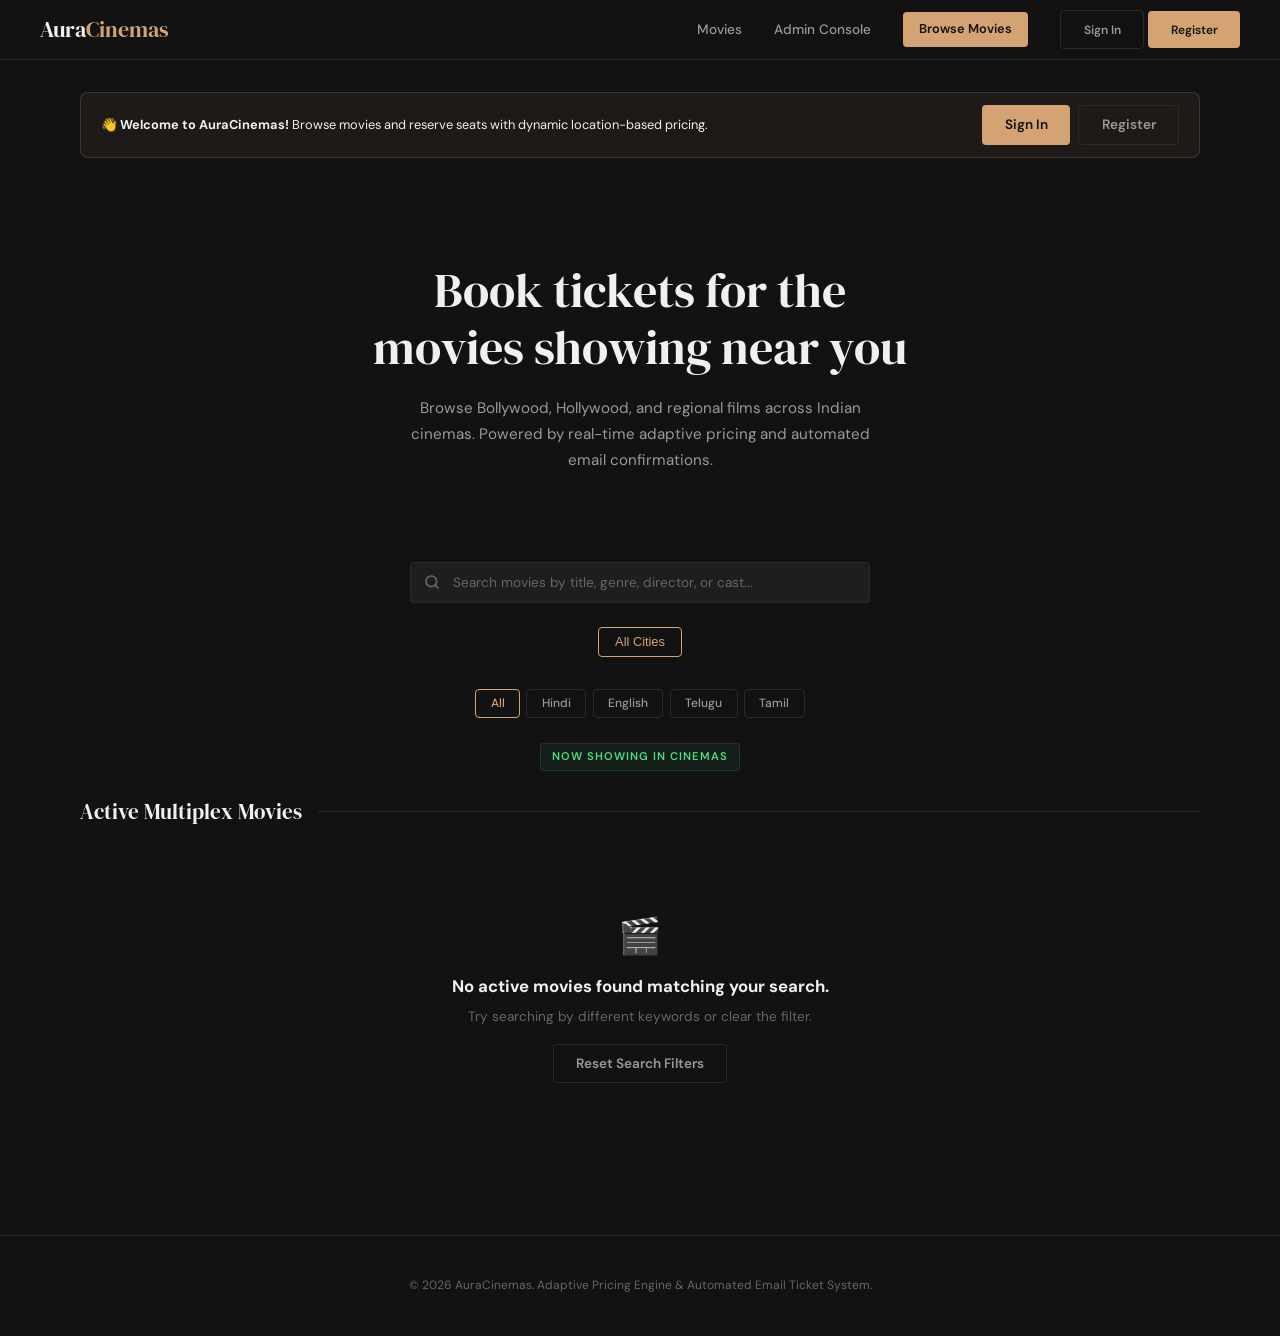
<file: auracinemas/frontend/public/index.html>
<!DOCTYPE html>
<html lang="en">
<head>
    <meta charset="UTF-8">
    <meta name="viewport" content="width=device-width, initial-scale=1.0">
    <title>AuraCinemas - Book Movie Tickets Online</title>
    <meta name="description" content="Book movie tickets online at AuraCinemas. Browse now showing Bollywood, Hollywood and regional films with traffic-based adaptive pricing across India.">
    <link rel="stylesheet" href="css/style.css">
    <style>
        .search-bar {
            max-width: 460px;
            margin: 0 auto 1.5rem;
            position: relative;
        }
        .search-bar__input {
            width: 100%;
            padding: 0.7rem 1rem 0.7rem 2.6rem;
            border-radius: var(--radius);
            border: 1px solid var(--border);
            background: var(--bg-card);
            color: var(--text-primary);
            font-family: 'DM Sans', sans-serif;
            font-size: 0.85rem;
            outline: none;
            transition: border-color var(--transition);
        }
        .search-bar__input:focus {
            border-color: var(--accent);
        }
        .search-bar__input::placeholder { color: var(--text-muted); }
        .search-bar__icon {
            position: absolute;
            left: 0.85rem;
            top: 50%;
            transform: translateY(-50%);
            color: var(--text-muted);
            pointer-events: none;
        }

        .filters {
            display: flex;
            gap: 0.4rem;
            flex-wrap: wrap;
            justify-content: center;
            margin-bottom: 1.5rem;
        }
        .filter-chip {
            padding: 0.35rem 0.9rem;
            border-radius: var(--radius);
            border: 1px solid var(--border);
            background: transparent;
            color: var(--text-secondary);
            font-family: 'DM Sans', sans-serif;
            font-size: 0.75rem;
            font-weight: 500;
            cursor: pointer;
            transition: var(--transition);
        }
        .filter-chip:hover, .filter-chip.active {
            border-color: var(--accent);
            color: var(--accent);
        }

        .now-showing-label {
            display: inline-block;
            padding: 0.25rem 0.7rem;
            border-radius: var(--radius);
            background: rgba(74, 222, 128, 0.06);
            border: 1px solid rgba(74, 222, 128, 0.15);
            color: var(--color-green);
            font-size: 0.7rem;
            font-weight: 600;
            margin-bottom: 1.5rem;
            letter-spacing: 1px;
            text-transform: uppercase;
        }

        /* Movie card enhancements */
        .movie-card__poster img {
            width: 100%;
            height: 100%;
            object-fit: cover;
            border-radius: var(--radius);
        }
        .movie-card__demand-tag {
            position: absolute;
            bottom: 8px;
            left: 8px;
            background: rgba(0, 0, 0, 0.75);
            backdrop-filter: blur(4px);
            border: 1px solid rgba(212, 163, 115, 0.4);
            color: var(--accent);
            padding: 2px 7px;
            border-radius: 4px;
            font-size: 0.65rem;
            font-weight: 700;
            letter-spacing: 0.5px;
        }

        .role-banner-home {
            background: rgba(212, 163, 115, 0.06);
            border: 1px solid rgba(212, 163, 115, 0.2);
            border-radius: var(--radius-md);
            padding: 0.75rem 1.25rem;
            margin-bottom: 1.5rem;
            display: flex;
            align-items: center;
            justify-content: space-between;
            flex-wrap: wrap;
            gap: 0.75rem;
            font-size: 0.8rem;
        }
    </style>
</head>
<body>

    <nav class="navbar" id="navbar">
        <a href="index.html" class="navbar__logo">Aura<span>Cinemas</span></a>
        <div class="navbar__nav">
            <a href="index.html" class="navbar__link">Movies</a>
            <a href="admin.html" class="navbar__link">Admin Console</a>
            <a href="#movieGrid" class="btn btn--primary" style="padding: 0.45rem 1rem; font-size: 0.8rem;">Browse Movies</a>
            <div id="navbarUserWidget"></div>
        </div>
    </nav>

    <div class="container">

        <!-- Role Banner / Quick Switcher -->
        <div class="role-banner-home" id="roleBannerHome">
            <div id="roleBannerText">
                Loading session...
            </div>
            <div style="display:flex; gap:0.5rem;" id="roleBannerActions">
                <button class="btn btn--outline btn--sm" onclick="AuraAuth.openLoginModal('customer')">Switch / Sign In</button>
            </div>
        </div>

        <section class="hero" id="hero">
            <h1 class="hero__title">Book tickets for the<br>movies showing near you</h1>
            <p class="hero__sub">Browse Bollywood, Hollywood, and regional films across Indian cinemas. Powered by real-time adaptive pricing and automated email confirmations.</p>
        </section>

        <div class="search-bar" id="search-bar">
            <svg class="search-bar__icon" width="16" height="16" viewBox="0 0 24 24" fill="none" stroke="currentColor" stroke-width="2.5" stroke-linecap="round" stroke-linejoin="round"><circle cx="11" cy="11" r="8"/><line x1="21" y1="21" x2="16.65" y2="16.65"/></svg>
            <input type="text" class="search-bar__input" id="searchInput" placeholder="Search movies by title, genre, director, or cast..." autocomplete="off">
            <button id="searchClearBtn" style="position:absolute; right:12px; top:50%; transform:translateY(-50%); background:none; border:none; color:var(--text-muted); font-size:1.2rem; cursor:pointer; display:none; line-height:1;" title="Clear search">&times;</button>
        </div>
        <div id="searchFeedback" style="text-align:center; font-size:0.8rem; color:var(--text-secondary); margin:-0.75rem auto 1.25rem; display:none;"></div>

        <div class="city-pills" id="cityPills">
            <button class="city-pill active" data-city="all">All Cities</button>
        </div>

        <div class="filters" id="langFilters">
            <button class="filter-chip active" data-lang="all">All</button>
            <button class="filter-chip" data-lang="Hindi">Hindi</button>
            <button class="filter-chip" data-lang="English">English</button>
            <button class="filter-chip" data-lang="Telugu">Telugu</button>
            <button class="filter-chip" data-lang="Tamil">Tamil</button>
        </div>

        <div style="text-align: center;">
            <div class="now-showing-label">Now Showing In Cinemas</div>
        </div>

        <div class="section-header">
            <h2 class="section-header__title">Active Multiplex Movies</h2>
            <div class="section-header__line"></div>
        </div>

        <div class="movie-grid" id="movieGrid"></div>
    </div>

    <div class="toast-container" id="toastContainer"></div>

    <footer class="footer">
        <p>&copy; 2026 AuraCinemas. Adaptive Pricing Engine &amp; Automated Email Ticket System.</p>
    </footer>

    <!-- Scripts -->
    <script src="js/auth.js"></script>
    <script>
    const API_BASE = (window.location.protocol === 'file:' || (window.location.port && window.location.port !== '8080'))
        ? 'http://localhost:8080'
        : '';
    let allMovies = [];
    let allCities = [];
    let currentLang = 'all';
    let currentCity = 'all';
    let searchQuery = '';

    function showToast(msg, type = 'info') {
        const c = document.getElementById('toastContainer');
        if (!c) return;
        const t = document.createElement('div');
        t.className = `toast toast--${type}`;
        t.textContent = msg;
        c.appendChild(t);
        setTimeout(() => {
            t.classList.add('toast--exit');
            setTimeout(() => t.remove(), 200);
        }, 3000);
    }

    function updateRoleBanner() {
        const user = window.AuraAuth ? AuraAuth.getCurrentUser() : null;
        const banner = document.getElementById('roleBannerHome');
        const text = document.getElementById('roleBannerText');
        const actions = document.getElementById('roleBannerActions');

        if (!user) {
            text.innerHTML = `👋 <strong>Welcome to AuraCinemas!</strong> Browse movies and reserve seats with dynamic location-based pricing.`;
            actions.innerHTML = `
                <button class="btn btn--primary btn--sm" onclick="AuraAuth.openLoginModal()">Sign In</button>
                <button class="btn btn--outline btn--sm" onclick="AuraAuth.openRegisterModal()">Register</button>
            `;
            return;
        }

        if (user.role === 'admin') {
            text.innerHTML = `👑 <strong>Logged in as Administrator:</strong> <em>${user.full_name}</em> (${user.email}). Manage cinema houses, movies, and schedule shows. <em>(Admins cannot book tickets)</em>`;
            actions.innerHTML = `
                <a href="admin.html" class="btn btn--primary btn--sm">Admin Console</a>
                <button class="btn btn--outline btn--sm" onclick="AuraAuth.logout()" style="color:var(--text-muted); border-color:#444;">Sign Out</button>
            `;
        } else {
            text.innerHTML = `👤 <strong>Signed in as Customer:</strong> <em>${user.full_name}</em> (${user.email}). All booking receipts are automatically emailed to your registered address!`;
            actions.innerHTML = `
                <button class="btn btn--outline btn--sm" onclick="AuraAuth.openBookingsModal()">My Bookings &amp; Emails</button>
                <button class="btn btn--outline btn--sm" onclick="AuraAuth.logout()" style="color:var(--text-muted); border-color:#444;">Sign Out</button>
            `;
        }
    }

    async function fetchMovies() {
        try {
            const res = await fetch(`${API_BASE}/api/movies`);
            if (res.ok) {
                const data = await res.json();
                return data.movies || [];
            }
        } catch (e) {}
        return [];
    }

    async function fetchCities() {
        try {
            const res = await fetch(`${API_BASE}/api/cities`);
            if (res.ok) {
                const data = await res.json();
                allCities = data.cities || [];
                renderCityPills();
            }
        } catch (e) {}
    }

    function renderCityPills() {
        const container = document.getElementById('cityPills');
        container.innerHTML = `<button class="city-pill ${currentCity === 'all' ? 'active' : ''}" data-city="all">All Cities</button>` +
            allCities.map(c => `<button class="city-pill ${currentCity == c.city_id ? 'active' : ''}" data-city="${c.city_id}">${c.city_name}</button>`).join('');

        container.querySelectorAll('.city-pill').forEach(btn => {
            btn.addEventListener('click', (e) => {
                container.querySelectorAll('.city-pill').forEach(b => b.classList.remove('active'));
                btn.classList.add('active');
                currentCity = btn.dataset.city;
                renderMovies();
            });
        });
    }

    function createMovieCard(movie) {
        const genres = (movie.genre || 'Action').split(',').map(g => g.trim());
        const hours = Math.floor(movie.duration_mins / 60);
        const mins = movie.duration_mins % 60;

        const card = document.createElement('div');
        card.className = 'movie-card';
        card.style.cursor = 'pointer';
        // Navigate directly to the selected movie's booking page
        card.onclick = () => window.location.href = `booking.html?movie_id=${movie.movie_id}`;

        const posterContent = movie.poster_url
            ? `<img src="${movie.poster_url}" alt="${movie.title}">`
            : `<span style="font-family: 'DM Serif Display', serif; font-size: 1.4rem; color: var(--accent);">${movie.title.charAt(0)}</span>`;

        card.innerHTML = `
            <div class="movie-card__poster" style="position:relative;">
                ${posterContent}
                <div class="movie-card__rating">⭐ ${movie.rating ? movie.rating.toFixed(1) : '7.5'}</div>
                <div class="movie-card__cert">${movie.certification || 'U/A'}</div>
                <div class="movie-card__demand-tag">Adaptive Pricing</div>
            </div>
            <div class="movie-card__body">
                <h3 class="movie-card__title">${movie.title}</h3>
                <div class="movie-card__meta">
                    ${genres.slice(0, 2).map(g => `<span class="movie-card__tag">${g}</span>`).join('')}
                    <span class="movie-card__tag">${movie.language}</span>
                </div>
                <div class="movie-card__info">${hours}h ${mins}m / ${movie.director || 'Multiplex Screening'}</div>
                <div style="margin-top:0.75rem;">
                    <button class="btn btn--primary btn--sm btn--block" onclick="event.stopPropagation(); window.location.href='booking.html?movie_id=${movie.movie_id}';" style="width:100%; font-size:0.78rem; padding:0.4rem 0.6rem; cursor:pointer;">
                        🎟️ Book Tickets
                    </button>
                </div>
            </div>
        `;
        return card;
    }

    function renderMovies() {
        const grid = document.getElementById('movieGrid');
        const feedback = document.getElementById('searchFeedback');
        const clearBtn = document.getElementById('searchClearBtn');
        grid.innerHTML = '';

        let filtered = allMovies;
        if (currentLang !== 'all') {
            filtered = filtered.filter(m => m.language === currentLang);
        }
        if (searchQuery) {
            const q = searchQuery.toLowerCase().trim();
            filtered = filtered.filter(m =>
                m.title.toLowerCase().includes(q) ||
                (m.director && m.director.toLowerCase().includes(q)) ||
                (m.cast_list && m.cast_list.toLowerCase().includes(q)) ||
                (m.genre && m.genre.toLowerCase().includes(q))
            );
            if (feedback) {
                feedback.style.display = 'block';
                feedback.innerHTML = `Found <strong>${filtered.length}</strong> movie${filtered.length === 1 ? '' : 's'} matching "<em>${searchQuery}</em>" &bull; <a href="javascript:void(0)" onclick="clearSearch()" style="color:var(--accent); text-decoration:underline;">Clear Search</a>`;
            }
            if (clearBtn) clearBtn.style.display = 'block';
        } else {
            if (feedback) feedback.style.display = 'none';
            if (clearBtn) clearBtn.style.display = 'none';
        }

        if (filtered.length === 0) {
            grid.innerHTML = `
                <div style="text-align:center; color: var(--text-muted); grid-column: 1/-1; padding: 3.5rem 1rem;">
                    <div style="font-size: 2.2rem; margin-bottom: 0.5rem;">🎬</div>
                    <strong style="color: var(--text-primary); font-size: 1.05rem;">No active movies found matching your search.</strong>
                    <p style="margin-top: 0.4rem; font-size: 0.85rem;">Try searching by different keywords or clear the filter.</p>
                    <button class="btn btn--outline btn--sm" onclick="clearSearch()" style="margin-top: 1rem;">Reset Search Filters</button>
                </div>
            `;
            return;
        }

        filtered.forEach(m => grid.appendChild(createMovieCard(m)));
    }

    function clearSearch() {
        const input = document.getElementById('searchInput');
        if (input) {
            input.value = '';
            input.focus();
        }
        searchQuery = '';
        renderMovies();
    }

    document.getElementById('searchInput').addEventListener('input', (e) => {
        searchQuery = e.target.value;
        renderMovies();
    });

    const clearBtnEl = document.getElementById('searchClearBtn');
    if (clearBtnEl) {
        clearBtnEl.addEventListener('click', clearSearch);
    }

    document.getElementById('langFilters').addEventListener('click', (e) => {
        if (e.target.classList.contains('filter-chip')) {
            document.querySelectorAll('#langFilters .filter-chip').forEach(c => c.classList.remove('active'));
            e.target.classList.add('active');
            currentLang = e.target.dataset.lang;
            renderMovies();
        }
    });

    window.addEventListener('aura-user-changed', () => updateRoleBanner());

    (async () => {
        updateRoleBanner();
        await fetchCities();
        allMovies = await fetchMovies();
        renderMovies();
    })();
    </script>
</body>
</html>
</file>
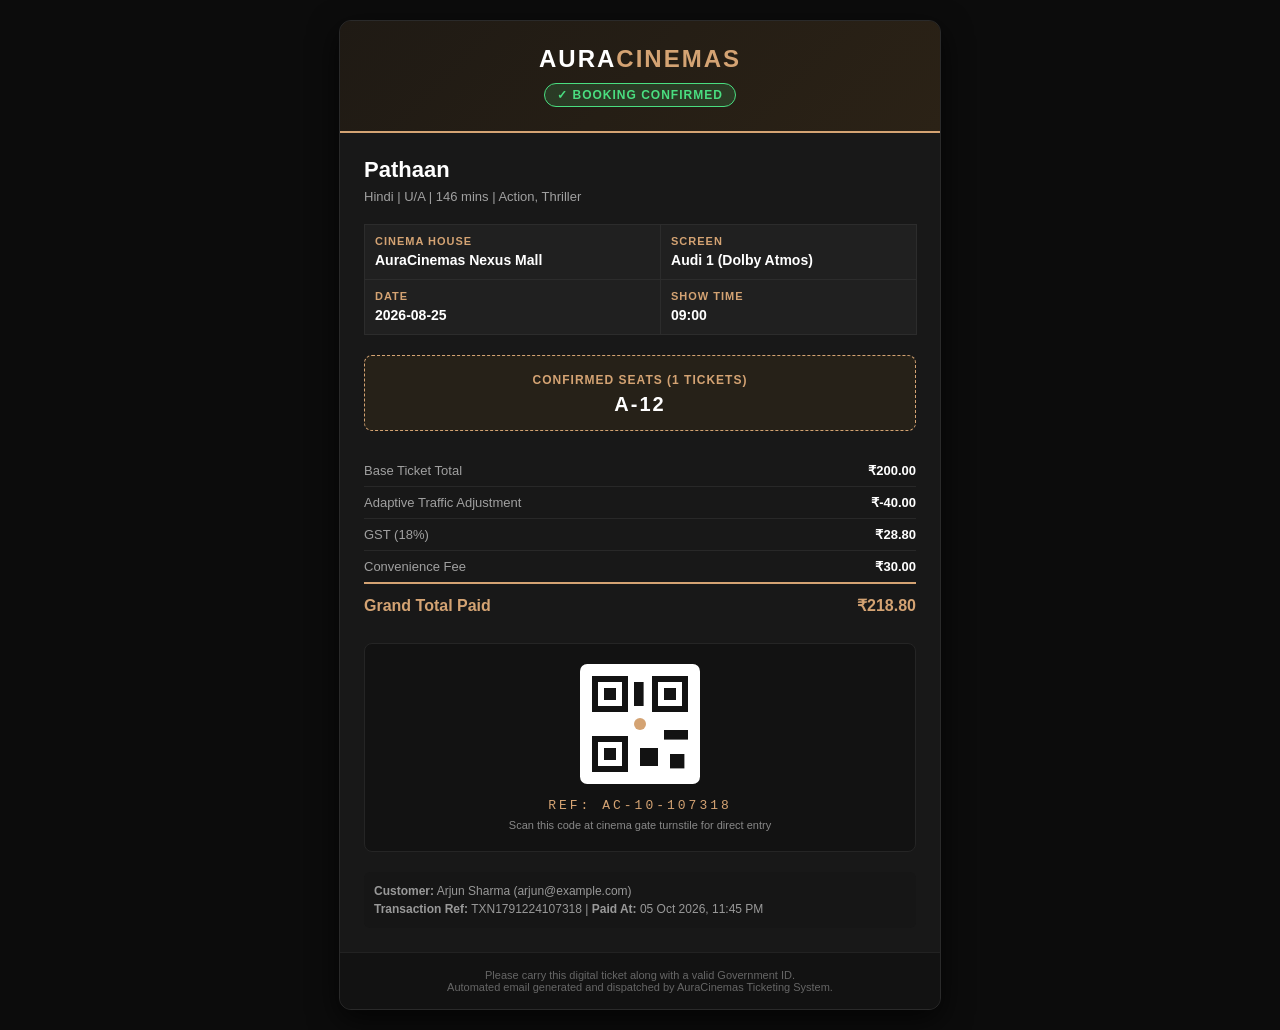
<file: auracinemas/sent_emails/booking_10_arjun_example_com.html>
<!DOCTYPE html>
<html>
<head>
<meta charset="utf-8">
<style>
  body { font-family: 'Helvetica Neue', Helvetica, Arial, sans-serif; background-color: #0c0c0c; color: #f0f0f0; margin: 0; padding: 20px; }
  .ticket-card { max-width: 600px; margin: 0 auto; background: #181818; border: 1px solid #2a2a2a; border-radius: 12px; overflow: hidden; box-shadow: 0 10px 30px rgba(0,0,0,0.7); }
  .ticket-header { background: linear-gradient(135deg, #1f1a14 0%, #2b2216 100%); padding: 24px; text-align: center; border-bottom: 2px solid #D4A373; }
  .brand-logo { font-size: 24px; font-weight: 800; letter-spacing: 2px; color: #ffffff; text-transform: uppercase; margin: 0; }
  .brand-logo span { color: #D4A373; }
  .badge-confirmed { display: inline-block; background: rgba(74, 222, 128, 0.15); border: 1px solid #4ade80; color: #4ade80; padding: 4px 12px; border-radius: 20px; font-size: 12px; font-weight: 600; text-transform: uppercase; letter-spacing: 1px; margin-top: 10px; }
  .ticket-body { padding: 24px; }
  .movie-title { font-size: 22px; font-weight: 700; color: #ffffff; margin: 0 0 6px 0; }
  .movie-meta { color: #a0a0a0; font-size: 13px; margin-bottom: 20px; }
  .grid-info { display: table; width: 100%; border-collapse: collapse; margin-bottom: 20px; }
  .grid-row { display: table-row; }
  .grid-cell { display: table-cell; padding: 10px; background: #202020; border: 1px solid #2c2c2c; }
  .grid-cell strong { display: block; font-size: 11px; text-transform: uppercase; color: #D4A373; letter-spacing: 1px; margin-bottom: 4px; }
  .grid-cell span { font-size: 14px; font-weight: 600; color: #ffffff; }
  .seats-highlight { background: #262118; border: 1px dashed #D4A373; padding: 14px; border-radius: 8px; text-align: center; margin-bottom: 24px; }
  .seats-highlight strong { color: #D4A373; font-size: 12px; text-transform: uppercase; letter-spacing: 1px; }
  .seats-highlight p { font-size: 20px; font-weight: 800; color: #ffffff; margin: 5px 0 0 0; letter-spacing: 2px; }
  .price-table { width: 100%; border-collapse: collapse; margin-bottom: 20px; font-size: 13px; }
  .price-table td { padding: 8px 0; border-bottom: 1px solid #282828; color: #a0a0a0; }
  .price-table td.val { text-align: right; color: #ffffff; font-weight: 600; }
  .price-table tr.total-row td { font-size: 16px; font-weight: 800; color: #D4A373; border-top: 2px solid #D4A373; border-bottom: none; padding-top: 12px; }
  .qr-box { text-align: center; padding: 20px; background: #121212; border-radius: 8px; border: 1px solid #252525; margin-bottom: 20px; }
  .qr-code-svg { display: inline-block; margin-bottom: 10px; }
  .barcode-text { font-family: monospace; font-size: 13px; color: #D4A373; letter-spacing: 3px; margin: 0; }
  .ticket-footer { background: #121212; padding: 16px 24px; font-size: 11px; color: #666; text-align: center; border-top: 1px solid #222; }
</style>
</head>
<body>
  <div class="ticket-card">
    <div class="ticket-header">
      <h1 class="brand-logo">Aura<span>Cinemas</span></h1>
      <div class="badge-confirmed">&#10003; Booking Confirmed</div>
    </div>
    <div class="ticket-body">
      <h2 class="movie-title">Pathaan</h2>
      <div class="movie-meta">Hindi | U/A | 146 mins | Action, Thriller</div>
      
      <div class="grid-info">
        <div class="grid-row">
          <div class="grid-cell">
            <strong>Cinema House</strong>
            <span>AuraCinemas Nexus Mall</span>
          </div>
          <div class="grid-cell">
            <strong>Screen</strong>
            <span>Audi 1 (Dolby Atmos)</span>
          </div>
        </div>
        <div class="grid-row">
          <div class="grid-cell">
            <strong>Date</strong>
            <span>2026-08-25</span>
          </div>
          <div class="grid-cell">
            <strong>Show Time</strong>
            <span>09:00</span>
          </div>
        </div>
      </div>

      <div class="seats-highlight">
        <strong>Confirmed Seats (1 Tickets)</strong>
        <p>A-12</p>
      </div>

      <table class="price-table">
        <tr><td>Base Ticket Total</td><td class="val">&#8377;200.00</td></tr>
        <tr><td>Adaptive Traffic Adjustment</td><td class="val">&#8377;-40.00</td></tr>
        <tr><td>GST (18%)</td><td class="val">&#8377;28.80</td></tr>
        <tr><td>Convenience Fee</td><td class="val">&#8377;30.00</td></tr>
        <tr class="total-row"><td>Grand Total Paid</td><td class="val">&#8377;218.80</td></tr>
      </table>

      <div class="qr-box">
        <!-- SVG QR code placeholder -->
        <svg class="qr-code-svg" width="120" height="120" viewBox="0 0 100 100">
          <rect width="100" height="100" fill="#ffffff" rx="6"/>
          <path d="M10,10 h30 v30 h-30 z M15,15 v20 h20 v-20 z M20,20 h10 v10 h-10 z" fill="#121212"/>
          <path d="M60,10 h30 v30 h-30 z M65,15 v20 h20 v-20 z M70,20 h10 v10 h-10 z" fill="#121212"/>
          <path d="M10,60 h30 v30 h-30 z M15,65 v20 h20 v-20 z M20,70 h10 v10 h-10 z" fill="#121212"/>
          <circle cx="50" cy="50" r="5" fill="#D4A373"/>
          <rect x="45" y="15" width="8" height="20" fill="#121212"/>
          <rect x="70" y="55" width="20" height="8" fill="#121212"/>
          <rect x="50" y="70" width="15" height="15" fill="#121212"/>
          <rect x="75" y="75" width="12" height="12" fill="#121212"/>
        </svg>
        <p class="barcode-text">REF: AC-10-107318</p>
        <div style="font-size: 11px; color: #888; margin-top: 6px;">Scan this code at cinema gate turnstile for direct entry</div>
      </div>

      <div style="font-size: 12px; color: #999; line-height: 1.5; padding: 10px; background: #161616; border-radius: 6px;">
        <strong>Customer:</strong> Arjun Sharma (arjun@example.com)<br>
        <strong>Transaction Ref:</strong> TXN1791224107318 | <strong>Paid At:</strong> 05 Oct 2026, 11:45 PM
      </div>
    </div>
    <div class="ticket-footer">
      Please carry this digital ticket along with a valid Government ID.<br>
      Automated email generated and dispatched by AuraCinemas Ticketing System.
    </div>
  </div>
</body>
</html>
</file>
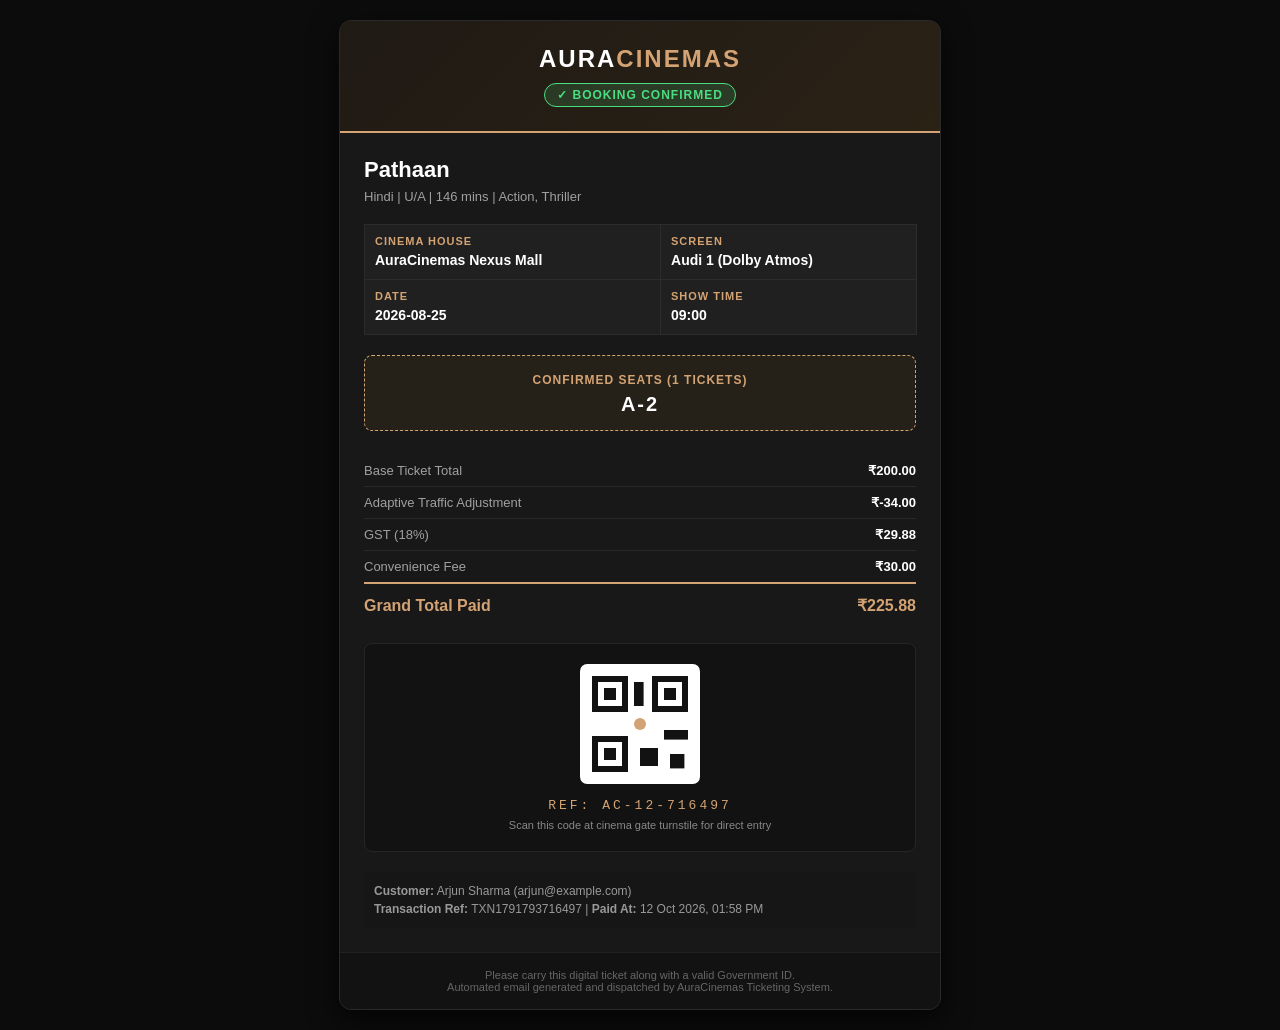
<file: auracinemas/sent_emails/booking_12_arjun_example_com.html>
<!DOCTYPE html>
<html>
<head>
<meta charset="utf-8">
<style>
  body { font-family: 'Helvetica Neue', Helvetica, Arial, sans-serif; background-color: #0c0c0c; color: #f0f0f0; margin: 0; padding: 20px; }
  .ticket-card { max-width: 600px; margin: 0 auto; background: #181818; border: 1px solid #2a2a2a; border-radius: 12px; overflow: hidden; box-shadow: 0 10px 30px rgba(0,0,0,0.7); }
  .ticket-header { background: linear-gradient(135deg, #1f1a14 0%, #2b2216 100%); padding: 24px; text-align: center; border-bottom: 2px solid #D4A373; }
  .brand-logo { font-size: 24px; font-weight: 800; letter-spacing: 2px; color: #ffffff; text-transform: uppercase; margin: 0; }
  .brand-logo span { color: #D4A373; }
  .badge-confirmed { display: inline-block; background: rgba(74, 222, 128, 0.15); border: 1px solid #4ade80; color: #4ade80; padding: 4px 12px; border-radius: 20px; font-size: 12px; font-weight: 600; text-transform: uppercase; letter-spacing: 1px; margin-top: 10px; }
  .ticket-body { padding: 24px; }
  .movie-title { font-size: 22px; font-weight: 700; color: #ffffff; margin: 0 0 6px 0; }
  .movie-meta { color: #a0a0a0; font-size: 13px; margin-bottom: 20px; }
  .grid-info { display: table; width: 100%; border-collapse: collapse; margin-bottom: 20px; }
  .grid-row { display: table-row; }
  .grid-cell { display: table-cell; padding: 10px; background: #202020; border: 1px solid #2c2c2c; }
  .grid-cell strong { display: block; font-size: 11px; text-transform: uppercase; color: #D4A373; letter-spacing: 1px; margin-bottom: 4px; }
  .grid-cell span { font-size: 14px; font-weight: 600; color: #ffffff; }
  .seats-highlight { background: #262118; border: 1px dashed #D4A373; padding: 14px; border-radius: 8px; text-align: center; margin-bottom: 24px; }
  .seats-highlight strong { color: #D4A373; font-size: 12px; text-transform: uppercase; letter-spacing: 1px; }
  .seats-highlight p { font-size: 20px; font-weight: 800; color: #ffffff; margin: 5px 0 0 0; letter-spacing: 2px; }
  .price-table { width: 100%; border-collapse: collapse; margin-bottom: 20px; font-size: 13px; }
  .price-table td { padding: 8px 0; border-bottom: 1px solid #282828; color: #a0a0a0; }
  .price-table td.val { text-align: right; color: #ffffff; font-weight: 600; }
  .price-table tr.total-row td { font-size: 16px; font-weight: 800; color: #D4A373; border-top: 2px solid #D4A373; border-bottom: none; padding-top: 12px; }
  .qr-box { text-align: center; padding: 20px; background: #121212; border-radius: 8px; border: 1px solid #252525; margin-bottom: 20px; }
  .qr-code-svg { display: inline-block; margin-bottom: 10px; }
  .barcode-text { font-family: monospace; font-size: 13px; color: #D4A373; letter-spacing: 3px; margin: 0; }
  .ticket-footer { background: #121212; padding: 16px 24px; font-size: 11px; color: #666; text-align: center; border-top: 1px solid #222; }
</style>
</head>
<body>
  <div class="ticket-card">
    <div class="ticket-header">
      <h1 class="brand-logo">Aura<span>Cinemas</span></h1>
      <div class="badge-confirmed">&#10003; Booking Confirmed</div>
    </div>
    <div class="ticket-body">
      <h2 class="movie-title">Pathaan</h2>
      <div class="movie-meta">Hindi | U/A | 146 mins | Action, Thriller</div>
      
      <div class="grid-info">
        <div class="grid-row">
          <div class="grid-cell">
            <strong>Cinema House</strong>
            <span>AuraCinemas Nexus Mall</span>
          </div>
          <div class="grid-cell">
            <strong>Screen</strong>
            <span>Audi 1 (Dolby Atmos)</span>
          </div>
        </div>
        <div class="grid-row">
          <div class="grid-cell">
            <strong>Date</strong>
            <span>2026-08-25</span>
          </div>
          <div class="grid-cell">
            <strong>Show Time</strong>
            <span>09:00</span>
          </div>
        </div>
      </div>

      <div class="seats-highlight">
        <strong>Confirmed Seats (1 Tickets)</strong>
        <p>A-2</p>
      </div>

      <table class="price-table">
        <tr><td>Base Ticket Total</td><td class="val">&#8377;200.00</td></tr>
        <tr><td>Adaptive Traffic Adjustment</td><td class="val">&#8377;-34.00</td></tr>
        <tr><td>GST (18%)</td><td class="val">&#8377;29.88</td></tr>
        <tr><td>Convenience Fee</td><td class="val">&#8377;30.00</td></tr>
        <tr class="total-row"><td>Grand Total Paid</td><td class="val">&#8377;225.88</td></tr>
      </table>

      <div class="qr-box">
        <!-- SVG QR code placeholder -->
        <svg class="qr-code-svg" width="120" height="120" viewBox="0 0 100 100">
          <rect width="100" height="100" fill="#ffffff" rx="6"/>
          <path d="M10,10 h30 v30 h-30 z M15,15 v20 h20 v-20 z M20,20 h10 v10 h-10 z" fill="#121212"/>
          <path d="M60,10 h30 v30 h-30 z M65,15 v20 h20 v-20 z M70,20 h10 v10 h-10 z" fill="#121212"/>
          <path d="M10,60 h30 v30 h-30 z M15,65 v20 h20 v-20 z M20,70 h10 v10 h-10 z" fill="#121212"/>
          <circle cx="50" cy="50" r="5" fill="#D4A373"/>
          <rect x="45" y="15" width="8" height="20" fill="#121212"/>
          <rect x="70" y="55" width="20" height="8" fill="#121212"/>
          <rect x="50" y="70" width="15" height="15" fill="#121212"/>
          <rect x="75" y="75" width="12" height="12" fill="#121212"/>
        </svg>
        <p class="barcode-text">REF: AC-12-716497</p>
        <div style="font-size: 11px; color: #888; margin-top: 6px;">Scan this code at cinema gate turnstile for direct entry</div>
      </div>

      <div style="font-size: 12px; color: #999; line-height: 1.5; padding: 10px; background: #161616; border-radius: 6px;">
        <strong>Customer:</strong> Arjun Sharma (arjun@example.com)<br>
        <strong>Transaction Ref:</strong> TXN1791793716497 | <strong>Paid At:</strong> 12 Oct 2026, 01:58 PM
      </div>
    </div>
    <div class="ticket-footer">
      Please carry this digital ticket along with a valid Government ID.<br>
      Automated email generated and dispatched by AuraCinemas Ticketing System.
    </div>
  </div>
</body>
</html>
</file>
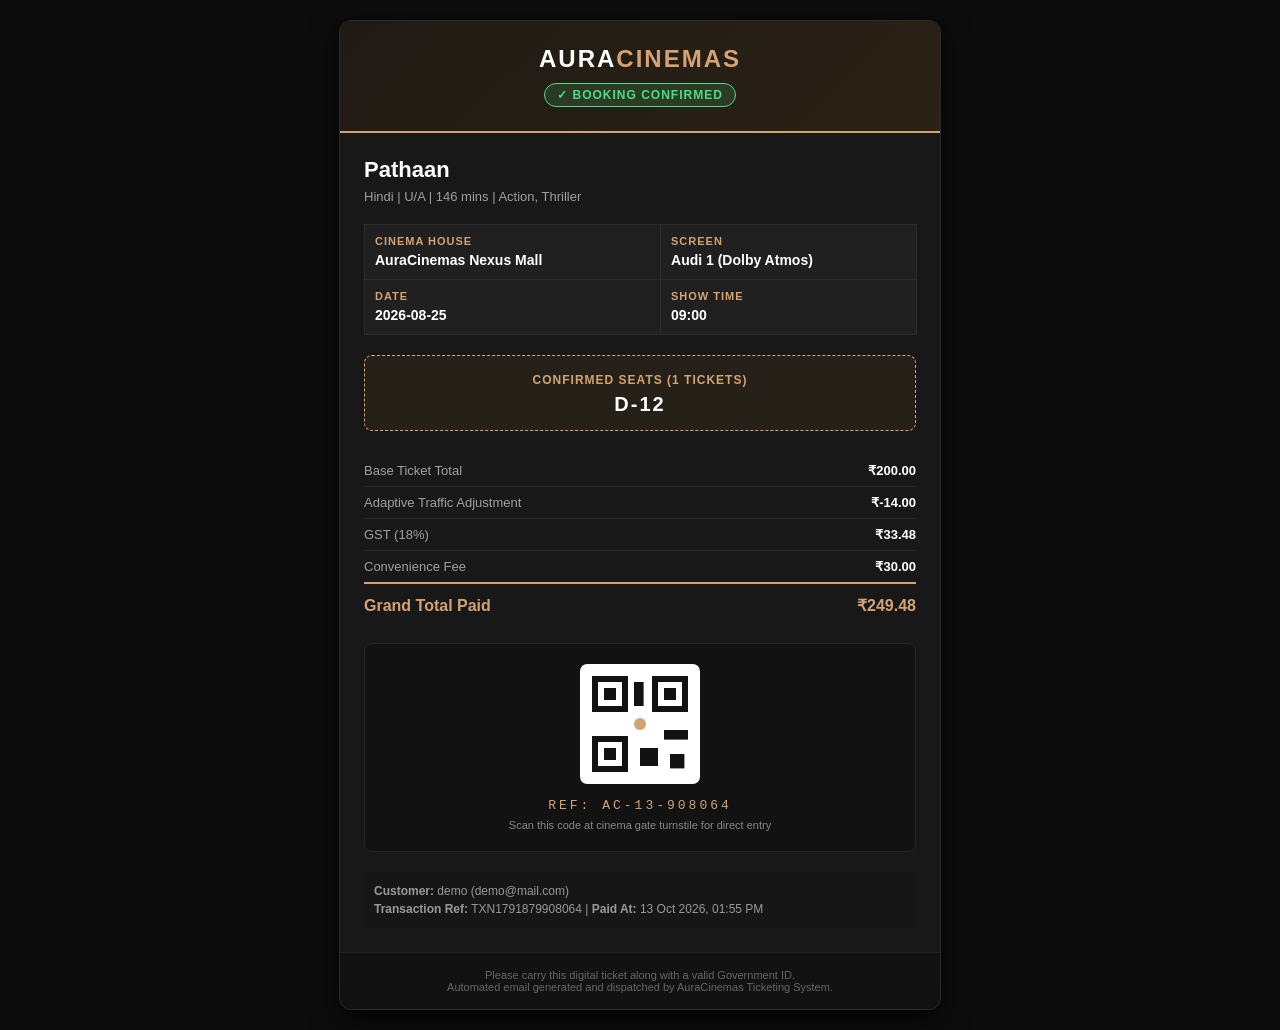
<file: auracinemas/sent_emails/booking_13_demo_mail_com.html>
<!DOCTYPE html>
<html>
<head>
<meta charset="utf-8">
<style>
  body { font-family: 'Helvetica Neue', Helvetica, Arial, sans-serif; background-color: #0c0c0c; color: #f0f0f0; margin: 0; padding: 20px; }
  .ticket-card { max-width: 600px; margin: 0 auto; background: #181818; border: 1px solid #2a2a2a; border-radius: 12px; overflow: hidden; box-shadow: 0 10px 30px rgba(0,0,0,0.7); }
  .ticket-header { background: linear-gradient(135deg, #1f1a14 0%, #2b2216 100%); padding: 24px; text-align: center; border-bottom: 2px solid #D4A373; }
  .brand-logo { font-size: 24px; font-weight: 800; letter-spacing: 2px; color: #ffffff; text-transform: uppercase; margin: 0; }
  .brand-logo span { color: #D4A373; }
  .badge-confirmed { display: inline-block; background: rgba(74, 222, 128, 0.15); border: 1px solid #4ade80; color: #4ade80; padding: 4px 12px; border-radius: 20px; font-size: 12px; font-weight: 600; text-transform: uppercase; letter-spacing: 1px; margin-top: 10px; }
  .ticket-body { padding: 24px; }
  .movie-title { font-size: 22px; font-weight: 700; color: #ffffff; margin: 0 0 6px 0; }
  .movie-meta { color: #a0a0a0; font-size: 13px; margin-bottom: 20px; }
  .grid-info { display: table; width: 100%; border-collapse: collapse; margin-bottom: 20px; }
  .grid-row { display: table-row; }
  .grid-cell { display: table-cell; padding: 10px; background: #202020; border: 1px solid #2c2c2c; }
  .grid-cell strong { display: block; font-size: 11px; text-transform: uppercase; color: #D4A373; letter-spacing: 1px; margin-bottom: 4px; }
  .grid-cell span { font-size: 14px; font-weight: 600; color: #ffffff; }
  .seats-highlight { background: #262118; border: 1px dashed #D4A373; padding: 14px; border-radius: 8px; text-align: center; margin-bottom: 24px; }
  .seats-highlight strong { color: #D4A373; font-size: 12px; text-transform: uppercase; letter-spacing: 1px; }
  .seats-highlight p { font-size: 20px; font-weight: 800; color: #ffffff; margin: 5px 0 0 0; letter-spacing: 2px; }
  .price-table { width: 100%; border-collapse: collapse; margin-bottom: 20px; font-size: 13px; }
  .price-table td { padding: 8px 0; border-bottom: 1px solid #282828; color: #a0a0a0; }
  .price-table td.val { text-align: right; color: #ffffff; font-weight: 600; }
  .price-table tr.total-row td { font-size: 16px; font-weight: 800; color: #D4A373; border-top: 2px solid #D4A373; border-bottom: none; padding-top: 12px; }
  .qr-box { text-align: center; padding: 20px; background: #121212; border-radius: 8px; border: 1px solid #252525; margin-bottom: 20px; }
  .qr-code-svg { display: inline-block; margin-bottom: 10px; }
  .barcode-text { font-family: monospace; font-size: 13px; color: #D4A373; letter-spacing: 3px; margin: 0; }
  .ticket-footer { background: #121212; padding: 16px 24px; font-size: 11px; color: #666; text-align: center; border-top: 1px solid #222; }
</style>
</head>
<body>
  <div class="ticket-card">
    <div class="ticket-header">
      <h1 class="brand-logo">Aura<span>Cinemas</span></h1>
      <div class="badge-confirmed">&#10003; Booking Confirmed</div>
    </div>
    <div class="ticket-body">
      <h2 class="movie-title">Pathaan</h2>
      <div class="movie-meta">Hindi | U/A | 146 mins | Action, Thriller</div>
      
      <div class="grid-info">
        <div class="grid-row">
          <div class="grid-cell">
            <strong>Cinema House</strong>
            <span>AuraCinemas Nexus Mall</span>
          </div>
          <div class="grid-cell">
            <strong>Screen</strong>
            <span>Audi 1 (Dolby Atmos)</span>
          </div>
        </div>
        <div class="grid-row">
          <div class="grid-cell">
            <strong>Date</strong>
            <span>2026-08-25</span>
          </div>
          <div class="grid-cell">
            <strong>Show Time</strong>
            <span>09:00</span>
          </div>
        </div>
      </div>

      <div class="seats-highlight">
        <strong>Confirmed Seats (1 Tickets)</strong>
        <p>D-12</p>
      </div>

      <table class="price-table">
        <tr><td>Base Ticket Total</td><td class="val">&#8377;200.00</td></tr>
        <tr><td>Adaptive Traffic Adjustment</td><td class="val">&#8377;-14.00</td></tr>
        <tr><td>GST (18%)</td><td class="val">&#8377;33.48</td></tr>
        <tr><td>Convenience Fee</td><td class="val">&#8377;30.00</td></tr>
        <tr class="total-row"><td>Grand Total Paid</td><td class="val">&#8377;249.48</td></tr>
      </table>

      <div class="qr-box">
        <!-- SVG QR code placeholder -->
        <svg class="qr-code-svg" width="120" height="120" viewBox="0 0 100 100">
          <rect width="100" height="100" fill="#ffffff" rx="6"/>
          <path d="M10,10 h30 v30 h-30 z M15,15 v20 h20 v-20 z M20,20 h10 v10 h-10 z" fill="#121212"/>
          <path d="M60,10 h30 v30 h-30 z M65,15 v20 h20 v-20 z M70,20 h10 v10 h-10 z" fill="#121212"/>
          <path d="M10,60 h30 v30 h-30 z M15,65 v20 h20 v-20 z M20,70 h10 v10 h-10 z" fill="#121212"/>
          <circle cx="50" cy="50" r="5" fill="#D4A373"/>
          <rect x="45" y="15" width="8" height="20" fill="#121212"/>
          <rect x="70" y="55" width="20" height="8" fill="#121212"/>
          <rect x="50" y="70" width="15" height="15" fill="#121212"/>
          <rect x="75" y="75" width="12" height="12" fill="#121212"/>
        </svg>
        <p class="barcode-text">REF: AC-13-908064</p>
        <div style="font-size: 11px; color: #888; margin-top: 6px;">Scan this code at cinema gate turnstile for direct entry</div>
      </div>

      <div style="font-size: 12px; color: #999; line-height: 1.5; padding: 10px; background: #161616; border-radius: 6px;">
        <strong>Customer:</strong> demo (demo@mail.com)<br>
        <strong>Transaction Ref:</strong> TXN1791879908064 | <strong>Paid At:</strong> 13 Oct 2026, 01:55 PM
      </div>
    </div>
    <div class="ticket-footer">
      Please carry this digital ticket along with a valid Government ID.<br>
      Automated email generated and dispatched by AuraCinemas Ticketing System.
    </div>
  </div>
</body>
</html>
</file>
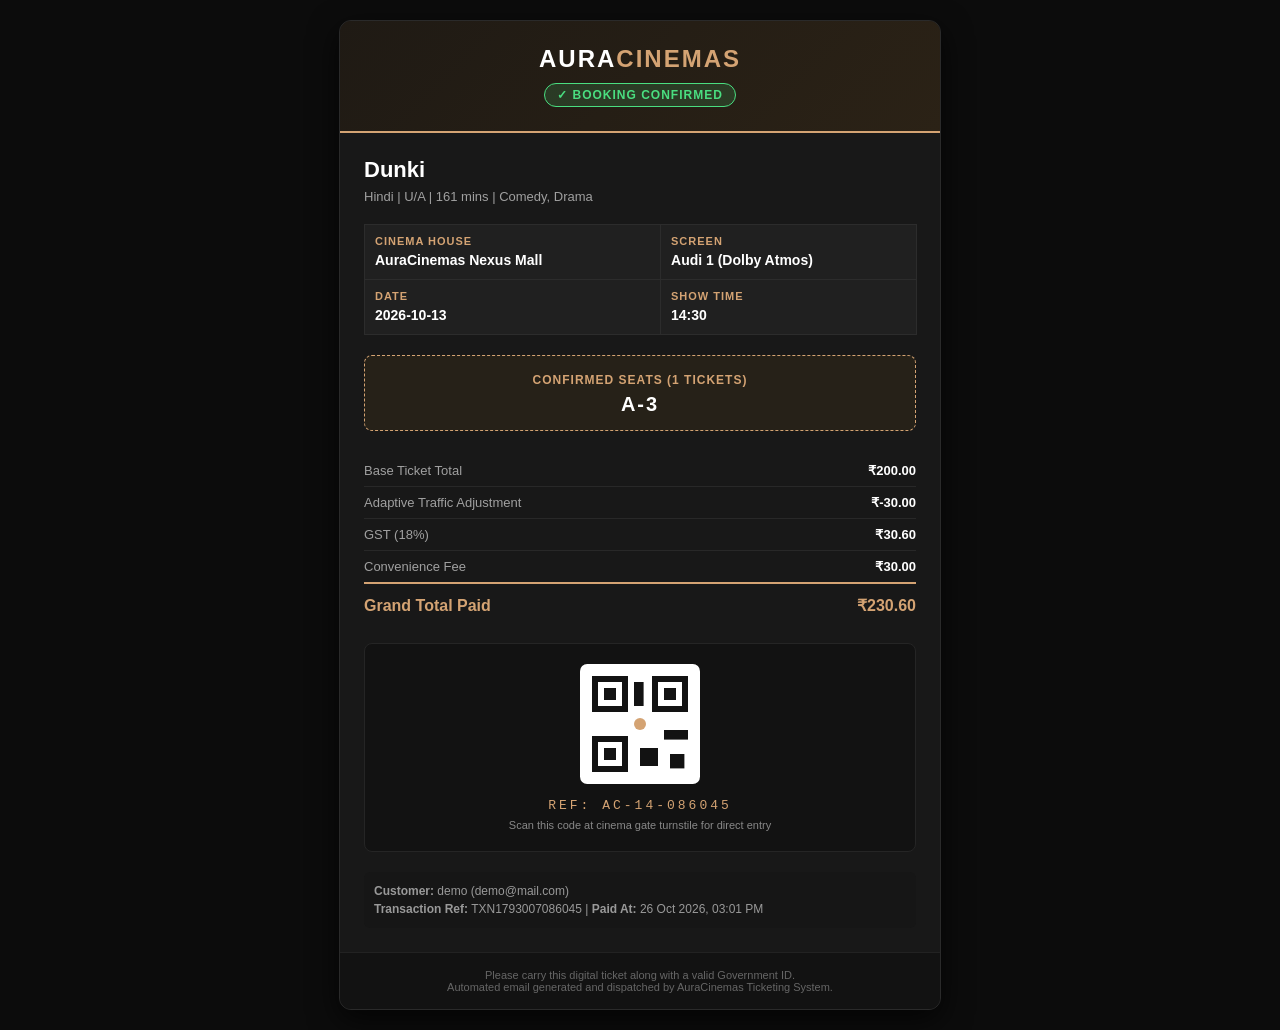
<file: auracinemas/sent_emails/booking_14_demo_mail_com.html>
<!DOCTYPE html>
<html>
<head>
<meta charset="utf-8">
<style>
  body { font-family: 'Helvetica Neue', Helvetica, Arial, sans-serif; background-color: #0c0c0c; color: #f0f0f0; margin: 0; padding: 20px; }
  .ticket-card { max-width: 600px; margin: 0 auto; background: #181818; border: 1px solid #2a2a2a; border-radius: 12px; overflow: hidden; box-shadow: 0 10px 30px rgba(0,0,0,0.7); }
  .ticket-header { background: linear-gradient(135deg, #1f1a14 0%, #2b2216 100%); padding: 24px; text-align: center; border-bottom: 2px solid #D4A373; }
  .brand-logo { font-size: 24px; font-weight: 800; letter-spacing: 2px; color: #ffffff; text-transform: uppercase; margin: 0; }
  .brand-logo span { color: #D4A373; }
  .badge-confirmed { display: inline-block; background: rgba(74, 222, 128, 0.15); border: 1px solid #4ade80; color: #4ade80; padding: 4px 12px; border-radius: 20px; font-size: 12px; font-weight: 600; text-transform: uppercase; letter-spacing: 1px; margin-top: 10px; }
  .ticket-body { padding: 24px; }
  .movie-title { font-size: 22px; font-weight: 700; color: #ffffff; margin: 0 0 6px 0; }
  .movie-meta { color: #a0a0a0; font-size: 13px; margin-bottom: 20px; }
  .grid-info { display: table; width: 100%; border-collapse: collapse; margin-bottom: 20px; }
  .grid-row { display: table-row; }
  .grid-cell { display: table-cell; padding: 10px; background: #202020; border: 1px solid #2c2c2c; }
  .grid-cell strong { display: block; font-size: 11px; text-transform: uppercase; color: #D4A373; letter-spacing: 1px; margin-bottom: 4px; }
  .grid-cell span { font-size: 14px; font-weight: 600; color: #ffffff; }
  .seats-highlight { background: #262118; border: 1px dashed #D4A373; padding: 14px; border-radius: 8px; text-align: center; margin-bottom: 24px; }
  .seats-highlight strong { color: #D4A373; font-size: 12px; text-transform: uppercase; letter-spacing: 1px; }
  .seats-highlight p { font-size: 20px; font-weight: 800; color: #ffffff; margin: 5px 0 0 0; letter-spacing: 2px; }
  .price-table { width: 100%; border-collapse: collapse; margin-bottom: 20px; font-size: 13px; }
  .price-table td { padding: 8px 0; border-bottom: 1px solid #282828; color: #a0a0a0; }
  .price-table td.val { text-align: right; color: #ffffff; font-weight: 600; }
  .price-table tr.total-row td { font-size: 16px; font-weight: 800; color: #D4A373; border-top: 2px solid #D4A373; border-bottom: none; padding-top: 12px; }
  .qr-box { text-align: center; padding: 20px; background: #121212; border-radius: 8px; border: 1px solid #252525; margin-bottom: 20px; }
  .qr-code-svg { display: inline-block; margin-bottom: 10px; }
  .barcode-text { font-family: monospace; font-size: 13px; color: #D4A373; letter-spacing: 3px; margin: 0; }
  .ticket-footer { background: #121212; padding: 16px 24px; font-size: 11px; color: #666; text-align: center; border-top: 1px solid #222; }
</style>
</head>
<body>
  <div class="ticket-card">
    <div class="ticket-header">
      <h1 class="brand-logo">Aura<span>Cinemas</span></h1>
      <div class="badge-confirmed">&#10003; Booking Confirmed</div>
    </div>
    <div class="ticket-body">
      <h2 class="movie-title">Dunki</h2>
      <div class="movie-meta">Hindi | U/A | 161 mins | Comedy, Drama</div>
      
      <div class="grid-info">
        <div class="grid-row">
          <div class="grid-cell">
            <strong>Cinema House</strong>
            <span>AuraCinemas Nexus Mall</span>
          </div>
          <div class="grid-cell">
            <strong>Screen</strong>
            <span>Audi 1 (Dolby Atmos)</span>
          </div>
        </div>
        <div class="grid-row">
          <div class="grid-cell">
            <strong>Date</strong>
            <span>2026-10-13</span>
          </div>
          <div class="grid-cell">
            <strong>Show Time</strong>
            <span>14:30</span>
          </div>
        </div>
      </div>

      <div class="seats-highlight">
        <strong>Confirmed Seats (1 Tickets)</strong>
        <p>A-3</p>
      </div>

      <table class="price-table">
        <tr><td>Base Ticket Total</td><td class="val">&#8377;200.00</td></tr>
        <tr><td>Adaptive Traffic Adjustment</td><td class="val">&#8377;-30.00</td></tr>
        <tr><td>GST (18%)</td><td class="val">&#8377;30.60</td></tr>
        <tr><td>Convenience Fee</td><td class="val">&#8377;30.00</td></tr>
        <tr class="total-row"><td>Grand Total Paid</td><td class="val">&#8377;230.60</td></tr>
      </table>

      <div class="qr-box">
        <!-- SVG QR code placeholder -->
        <svg class="qr-code-svg" width="120" height="120" viewBox="0 0 100 100">
          <rect width="100" height="100" fill="#ffffff" rx="6"/>
          <path d="M10,10 h30 v30 h-30 z M15,15 v20 h20 v-20 z M20,20 h10 v10 h-10 z" fill="#121212"/>
          <path d="M60,10 h30 v30 h-30 z M65,15 v20 h20 v-20 z M70,20 h10 v10 h-10 z" fill="#121212"/>
          <path d="M10,60 h30 v30 h-30 z M15,65 v20 h20 v-20 z M20,70 h10 v10 h-10 z" fill="#121212"/>
          <circle cx="50" cy="50" r="5" fill="#D4A373"/>
          <rect x="45" y="15" width="8" height="20" fill="#121212"/>
          <rect x="70" y="55" width="20" height="8" fill="#121212"/>
          <rect x="50" y="70" width="15" height="15" fill="#121212"/>
          <rect x="75" y="75" width="12" height="12" fill="#121212"/>
        </svg>
        <p class="barcode-text">REF: AC-14-086045</p>
        <div style="font-size: 11px; color: #888; margin-top: 6px;">Scan this code at cinema gate turnstile for direct entry</div>
      </div>

      <div style="font-size: 12px; color: #999; line-height: 1.5; padding: 10px; background: #161616; border-radius: 6px;">
        <strong>Customer:</strong> demo (demo@mail.com)<br>
        <strong>Transaction Ref:</strong> TXN1793007086045 | <strong>Paid At:</strong> 26 Oct 2026, 03:01 PM
      </div>
    </div>
    <div class="ticket-footer">
      Please carry this digital ticket along with a valid Government ID.<br>
      Automated email generated and dispatched by AuraCinemas Ticketing System.
    </div>
  </div>
</body>
</html>
</file>
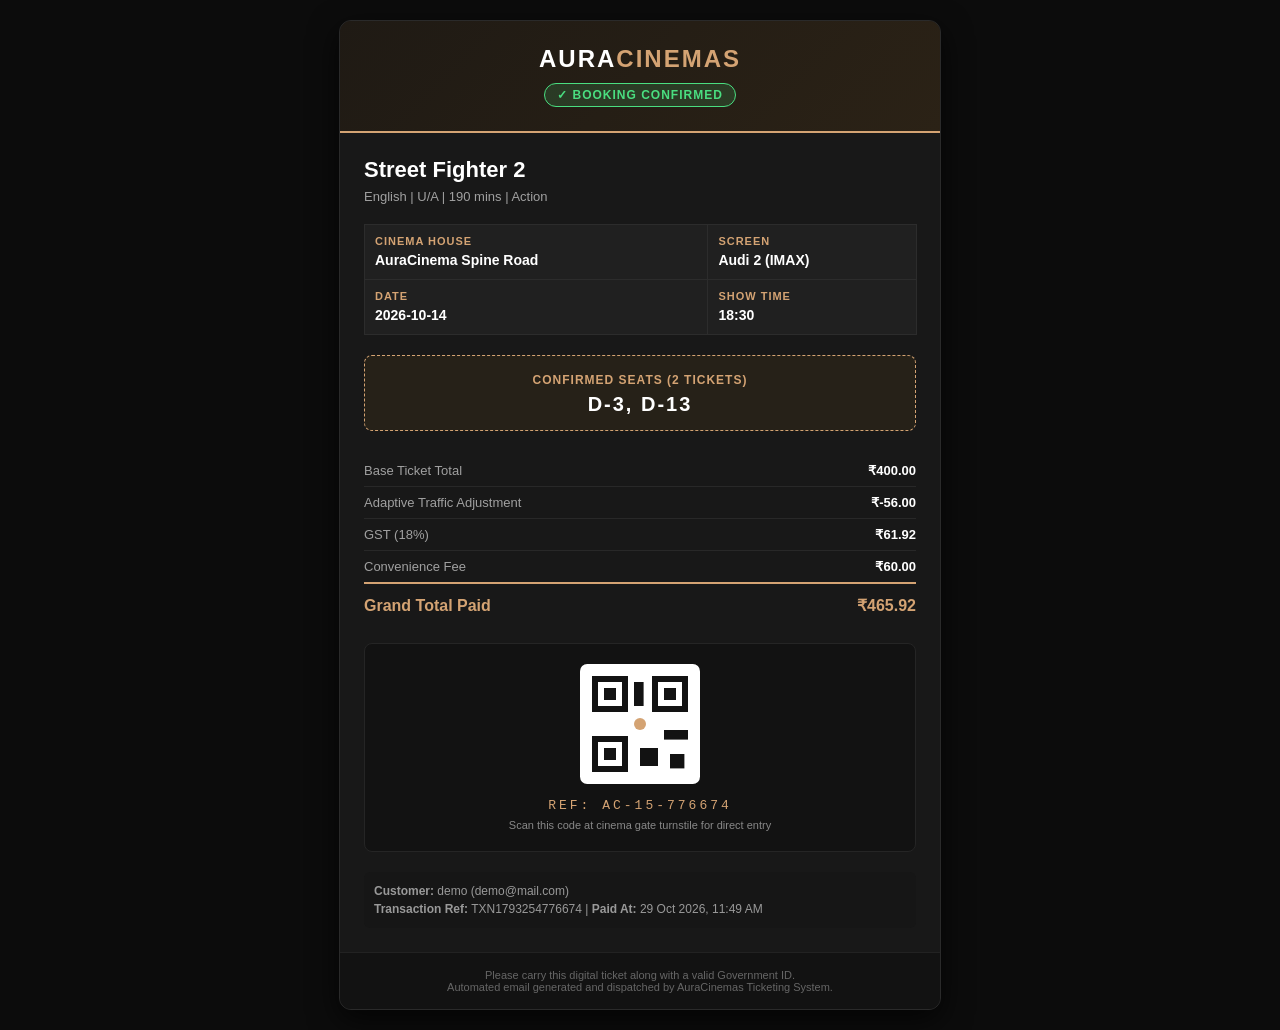
<file: auracinemas/sent_emails/booking_15_demo_mail_com.html>
<!DOCTYPE html>
<html>
<head>
<meta charset="utf-8">
<style>
  body { font-family: 'Helvetica Neue', Helvetica, Arial, sans-serif; background-color: #0c0c0c; color: #f0f0f0; margin: 0; padding: 20px; }
  .ticket-card { max-width: 600px; margin: 0 auto; background: #181818; border: 1px solid #2a2a2a; border-radius: 12px; overflow: hidden; box-shadow: 0 10px 30px rgba(0,0,0,0.7); }
  .ticket-header { background: linear-gradient(135deg, #1f1a14 0%, #2b2216 100%); padding: 24px; text-align: center; border-bottom: 2px solid #D4A373; }
  .brand-logo { font-size: 24px; font-weight: 800; letter-spacing: 2px; color: #ffffff; text-transform: uppercase; margin: 0; }
  .brand-logo span { color: #D4A373; }
  .badge-confirmed { display: inline-block; background: rgba(74, 222, 128, 0.15); border: 1px solid #4ade80; color: #4ade80; padding: 4px 12px; border-radius: 20px; font-size: 12px; font-weight: 600; text-transform: uppercase; letter-spacing: 1px; margin-top: 10px; }
  .ticket-body { padding: 24px; }
  .movie-title { font-size: 22px; font-weight: 700; color: #ffffff; margin: 0 0 6px 0; }
  .movie-meta { color: #a0a0a0; font-size: 13px; margin-bottom: 20px; }
  .grid-info { display: table; width: 100%; border-collapse: collapse; margin-bottom: 20px; }
  .grid-row { display: table-row; }
  .grid-cell { display: table-cell; padding: 10px; background: #202020; border: 1px solid #2c2c2c; }
  .grid-cell strong { display: block; font-size: 11px; text-transform: uppercase; color: #D4A373; letter-spacing: 1px; margin-bottom: 4px; }
  .grid-cell span { font-size: 14px; font-weight: 600; color: #ffffff; }
  .seats-highlight { background: #262118; border: 1px dashed #D4A373; padding: 14px; border-radius: 8px; text-align: center; margin-bottom: 24px; }
  .seats-highlight strong { color: #D4A373; font-size: 12px; text-transform: uppercase; letter-spacing: 1px; }
  .seats-highlight p { font-size: 20px; font-weight: 800; color: #ffffff; margin: 5px 0 0 0; letter-spacing: 2px; }
  .price-table { width: 100%; border-collapse: collapse; margin-bottom: 20px; font-size: 13px; }
  .price-table td { padding: 8px 0; border-bottom: 1px solid #282828; color: #a0a0a0; }
  .price-table td.val { text-align: right; color: #ffffff; font-weight: 600; }
  .price-table tr.total-row td { font-size: 16px; font-weight: 800; color: #D4A373; border-top: 2px solid #D4A373; border-bottom: none; padding-top: 12px; }
  .qr-box { text-align: center; padding: 20px; background: #121212; border-radius: 8px; border: 1px solid #252525; margin-bottom: 20px; }
  .qr-code-svg { display: inline-block; margin-bottom: 10px; }
  .barcode-text { font-family: monospace; font-size: 13px; color: #D4A373; letter-spacing: 3px; margin: 0; }
  .ticket-footer { background: #121212; padding: 16px 24px; font-size: 11px; color: #666; text-align: center; border-top: 1px solid #222; }
</style>
</head>
<body>
  <div class="ticket-card">
    <div class="ticket-header">
      <h1 class="brand-logo">Aura<span>Cinemas</span></h1>
      <div class="badge-confirmed">&#10003; Booking Confirmed</div>
    </div>
    <div class="ticket-body">
      <h2 class="movie-title">Street Fighter 2</h2>
      <div class="movie-meta">English | U/A | 190 mins | Action</div>
      
      <div class="grid-info">
        <div class="grid-row">
          <div class="grid-cell">
            <strong>Cinema House</strong>
            <span>AuraCinema Spine Road</span>
          </div>
          <div class="grid-cell">
            <strong>Screen</strong>
            <span>Audi 2 (IMAX)</span>
          </div>
        </div>
        <div class="grid-row">
          <div class="grid-cell">
            <strong>Date</strong>
            <span>2026-10-14</span>
          </div>
          <div class="grid-cell">
            <strong>Show Time</strong>
            <span>18:30</span>
          </div>
        </div>
      </div>

      <div class="seats-highlight">
        <strong>Confirmed Seats (2 Tickets)</strong>
        <p>D-3, D-13</p>
      </div>

      <table class="price-table">
        <tr><td>Base Ticket Total</td><td class="val">&#8377;400.00</td></tr>
        <tr><td>Adaptive Traffic Adjustment</td><td class="val">&#8377;-56.00</td></tr>
        <tr><td>GST (18%)</td><td class="val">&#8377;61.92</td></tr>
        <tr><td>Convenience Fee</td><td class="val">&#8377;60.00</td></tr>
        <tr class="total-row"><td>Grand Total Paid</td><td class="val">&#8377;465.92</td></tr>
      </table>

      <div class="qr-box">
        <!-- SVG QR code placeholder -->
        <svg class="qr-code-svg" width="120" height="120" viewBox="0 0 100 100">
          <rect width="100" height="100" fill="#ffffff" rx="6"/>
          <path d="M10,10 h30 v30 h-30 z M15,15 v20 h20 v-20 z M20,20 h10 v10 h-10 z" fill="#121212"/>
          <path d="M60,10 h30 v30 h-30 z M65,15 v20 h20 v-20 z M70,20 h10 v10 h-10 z" fill="#121212"/>
          <path d="M10,60 h30 v30 h-30 z M15,65 v20 h20 v-20 z M20,70 h10 v10 h-10 z" fill="#121212"/>
          <circle cx="50" cy="50" r="5" fill="#D4A373"/>
          <rect x="45" y="15" width="8" height="20" fill="#121212"/>
          <rect x="70" y="55" width="20" height="8" fill="#121212"/>
          <rect x="50" y="70" width="15" height="15" fill="#121212"/>
          <rect x="75" y="75" width="12" height="12" fill="#121212"/>
        </svg>
        <p class="barcode-text">REF: AC-15-776674</p>
        <div style="font-size: 11px; color: #888; margin-top: 6px;">Scan this code at cinema gate turnstile for direct entry</div>
      </div>

      <div style="font-size: 12px; color: #999; line-height: 1.5; padding: 10px; background: #161616; border-radius: 6px;">
        <strong>Customer:</strong> demo (demo@mail.com)<br>
        <strong>Transaction Ref:</strong> TXN1793254776674 | <strong>Paid At:</strong> 29 Oct 2026, 11:49 AM
      </div>
    </div>
    <div class="ticket-footer">
      Please carry this digital ticket along with a valid Government ID.<br>
      Automated email generated and dispatched by AuraCinemas Ticketing System.
    </div>
  </div>
</body>
</html>
</file>
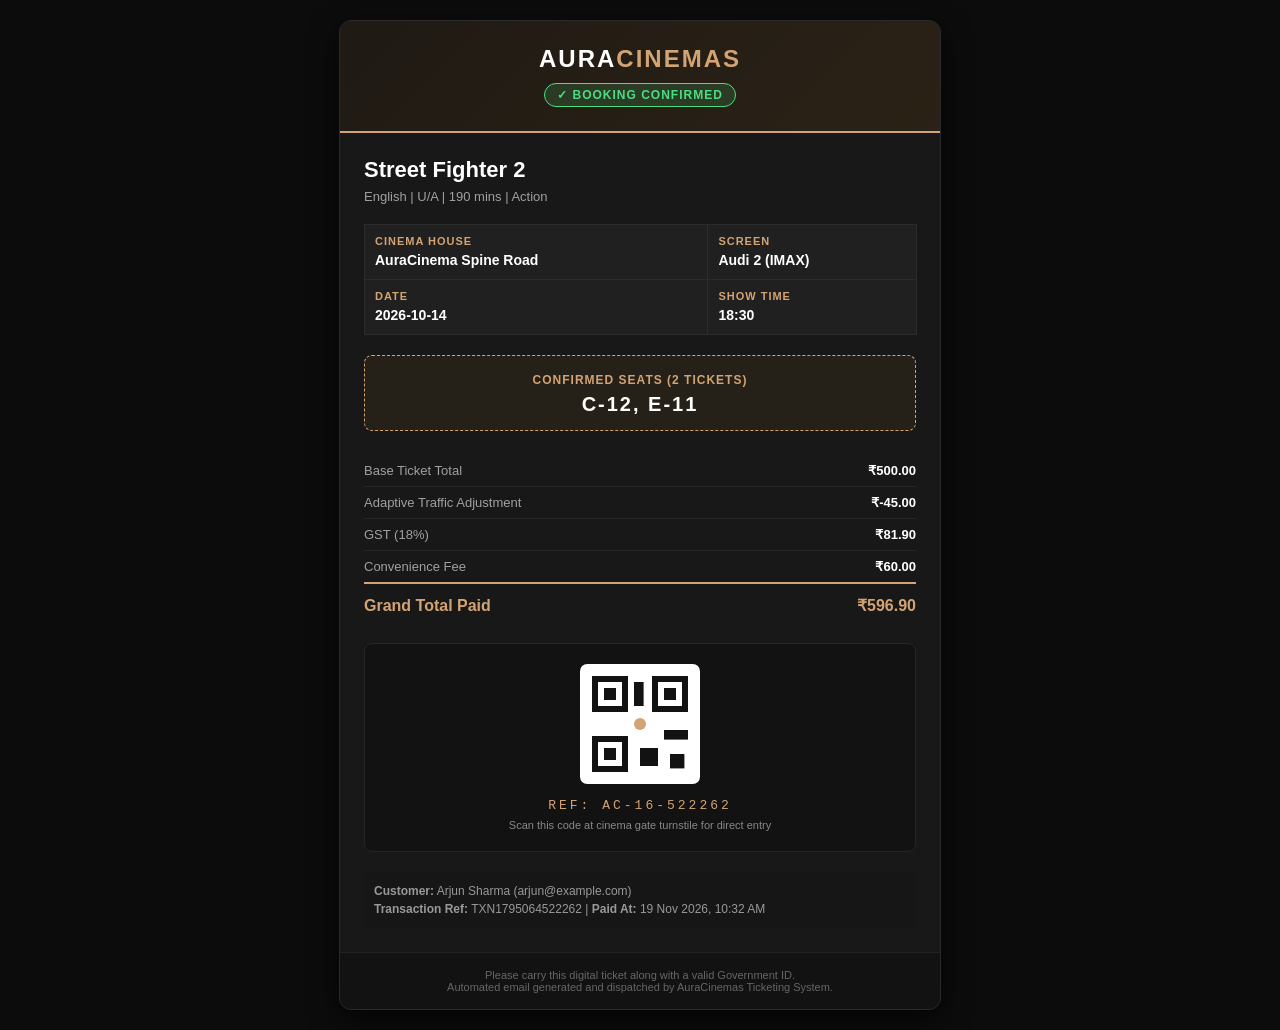
<file: auracinemas/sent_emails/booking_16_arjun_example_com.html>
<!DOCTYPE html>
<html>
<head>
<meta charset="utf-8">
<style>
  body { font-family: 'Helvetica Neue', Helvetica, Arial, sans-serif; background-color: #0c0c0c; color: #f0f0f0; margin: 0; padding: 20px; }
  .ticket-card { max-width: 600px; margin: 0 auto; background: #181818; border: 1px solid #2a2a2a; border-radius: 12px; overflow: hidden; box-shadow: 0 10px 30px rgba(0,0,0,0.7); }
  .ticket-header { background: linear-gradient(135deg, #1f1a14 0%, #2b2216 100%); padding: 24px; text-align: center; border-bottom: 2px solid #D4A373; }
  .brand-logo { font-size: 24px; font-weight: 800; letter-spacing: 2px; color: #ffffff; text-transform: uppercase; margin: 0; }
  .brand-logo span { color: #D4A373; }
  .badge-confirmed { display: inline-block; background: rgba(74, 222, 128, 0.15); border: 1px solid #4ade80; color: #4ade80; padding: 4px 12px; border-radius: 20px; font-size: 12px; font-weight: 600; text-transform: uppercase; letter-spacing: 1px; margin-top: 10px; }
  .ticket-body { padding: 24px; }
  .movie-title { font-size: 22px; font-weight: 700; color: #ffffff; margin: 0 0 6px 0; }
  .movie-meta { color: #a0a0a0; font-size: 13px; margin-bottom: 20px; }
  .grid-info { display: table; width: 100%; border-collapse: collapse; margin-bottom: 20px; }
  .grid-row { display: table-row; }
  .grid-cell { display: table-cell; padding: 10px; background: #202020; border: 1px solid #2c2c2c; }
  .grid-cell strong { display: block; font-size: 11px; text-transform: uppercase; color: #D4A373; letter-spacing: 1px; margin-bottom: 4px; }
  .grid-cell span { font-size: 14px; font-weight: 600; color: #ffffff; }
  .seats-highlight { background: #262118; border: 1px dashed #D4A373; padding: 14px; border-radius: 8px; text-align: center; margin-bottom: 24px; }
  .seats-highlight strong { color: #D4A373; font-size: 12px; text-transform: uppercase; letter-spacing: 1px; }
  .seats-highlight p { font-size: 20px; font-weight: 800; color: #ffffff; margin: 5px 0 0 0; letter-spacing: 2px; }
  .price-table { width: 100%; border-collapse: collapse; margin-bottom: 20px; font-size: 13px; }
  .price-table td { padding: 8px 0; border-bottom: 1px solid #282828; color: #a0a0a0; }
  .price-table td.val { text-align: right; color: #ffffff; font-weight: 600; }
  .price-table tr.total-row td { font-size: 16px; font-weight: 800; color: #D4A373; border-top: 2px solid #D4A373; border-bottom: none; padding-top: 12px; }
  .qr-box { text-align: center; padding: 20px; background: #121212; border-radius: 8px; border: 1px solid #252525; margin-bottom: 20px; }
  .qr-code-svg { display: inline-block; margin-bottom: 10px; }
  .barcode-text { font-family: monospace; font-size: 13px; color: #D4A373; letter-spacing: 3px; margin: 0; }
  .ticket-footer { background: #121212; padding: 16px 24px; font-size: 11px; color: #666; text-align: center; border-top: 1px solid #222; }
</style>
</head>
<body>
  <div class="ticket-card">
    <div class="ticket-header">
      <h1 class="brand-logo">Aura<span>Cinemas</span></h1>
      <div class="badge-confirmed">&#10003; Booking Confirmed</div>
    </div>
    <div class="ticket-body">
      <h2 class="movie-title">Street Fighter 2</h2>
      <div class="movie-meta">English | U/A | 190 mins | Action</div>
      
      <div class="grid-info">
        <div class="grid-row">
          <div class="grid-cell">
            <strong>Cinema House</strong>
            <span>AuraCinema Spine Road</span>
          </div>
          <div class="grid-cell">
            <strong>Screen</strong>
            <span>Audi 2 (IMAX)</span>
          </div>
        </div>
        <div class="grid-row">
          <div class="grid-cell">
            <strong>Date</strong>
            <span>2026-10-14</span>
          </div>
          <div class="grid-cell">
            <strong>Show Time</strong>
            <span>18:30</span>
          </div>
        </div>
      </div>

      <div class="seats-highlight">
        <strong>Confirmed Seats (2 Tickets)</strong>
        <p>C-12, E-11</p>
      </div>

      <table class="price-table">
        <tr><td>Base Ticket Total</td><td class="val">&#8377;500.00</td></tr>
        <tr><td>Adaptive Traffic Adjustment</td><td class="val">&#8377;-45.00</td></tr>
        <tr><td>GST (18%)</td><td class="val">&#8377;81.90</td></tr>
        <tr><td>Convenience Fee</td><td class="val">&#8377;60.00</td></tr>
        <tr class="total-row"><td>Grand Total Paid</td><td class="val">&#8377;596.90</td></tr>
      </table>

      <div class="qr-box">
        <!-- SVG QR code placeholder -->
        <svg class="qr-code-svg" width="120" height="120" viewBox="0 0 100 100">
          <rect width="100" height="100" fill="#ffffff" rx="6"/>
          <path d="M10,10 h30 v30 h-30 z M15,15 v20 h20 v-20 z M20,20 h10 v10 h-10 z" fill="#121212"/>
          <path d="M60,10 h30 v30 h-30 z M65,15 v20 h20 v-20 z M70,20 h10 v10 h-10 z" fill="#121212"/>
          <path d="M10,60 h30 v30 h-30 z M15,65 v20 h20 v-20 z M20,70 h10 v10 h-10 z" fill="#121212"/>
          <circle cx="50" cy="50" r="5" fill="#D4A373"/>
          <rect x="45" y="15" width="8" height="20" fill="#121212"/>
          <rect x="70" y="55" width="20" height="8" fill="#121212"/>
          <rect x="50" y="70" width="15" height="15" fill="#121212"/>
          <rect x="75" y="75" width="12" height="12" fill="#121212"/>
        </svg>
        <p class="barcode-text">REF: AC-16-522262</p>
        <div style="font-size: 11px; color: #888; margin-top: 6px;">Scan this code at cinema gate turnstile for direct entry</div>
      </div>

      <div style="font-size: 12px; color: #999; line-height: 1.5; padding: 10px; background: #161616; border-radius: 6px;">
        <strong>Customer:</strong> Arjun Sharma (arjun@example.com)<br>
        <strong>Transaction Ref:</strong> TXN1795064522262 | <strong>Paid At:</strong> 19 Nov 2026, 10:32 AM
      </div>
    </div>
    <div class="ticket-footer">
      Please carry this digital ticket along with a valid Government ID.<br>
      Automated email generated and dispatched by AuraCinemas Ticketing System.
    </div>
  </div>
</body>
</html>
</file>
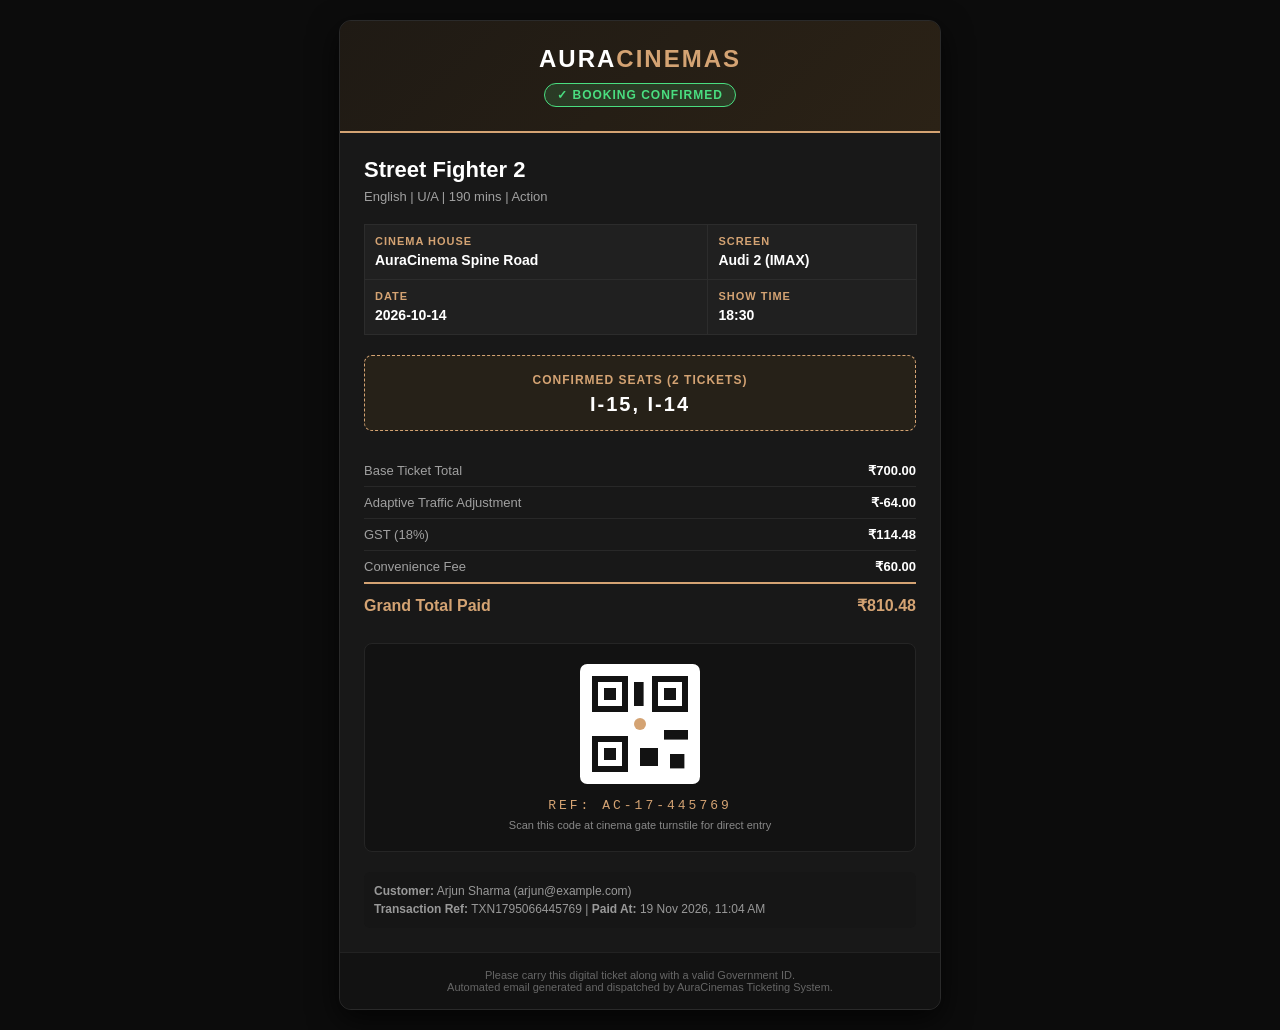
<file: auracinemas/sent_emails/booking_17_arjun_example_com.html>
<!DOCTYPE html>
<html>
<head>
<meta charset="utf-8">
<style>
  body { font-family: 'Helvetica Neue', Helvetica, Arial, sans-serif; background-color: #0c0c0c; color: #f0f0f0; margin: 0; padding: 20px; }
  .ticket-card { max-width: 600px; margin: 0 auto; background: #181818; border: 1px solid #2a2a2a; border-radius: 12px; overflow: hidden; box-shadow: 0 10px 30px rgba(0,0,0,0.7); }
  .ticket-header { background: linear-gradient(135deg, #1f1a14 0%, #2b2216 100%); padding: 24px; text-align: center; border-bottom: 2px solid #D4A373; }
  .brand-logo { font-size: 24px; font-weight: 800; letter-spacing: 2px; color: #ffffff; text-transform: uppercase; margin: 0; }
  .brand-logo span { color: #D4A373; }
  .badge-confirmed { display: inline-block; background: rgba(74, 222, 128, 0.15); border: 1px solid #4ade80; color: #4ade80; padding: 4px 12px; border-radius: 20px; font-size: 12px; font-weight: 600; text-transform: uppercase; letter-spacing: 1px; margin-top: 10px; }
  .ticket-body { padding: 24px; }
  .movie-title { font-size: 22px; font-weight: 700; color: #ffffff; margin: 0 0 6px 0; }
  .movie-meta { color: #a0a0a0; font-size: 13px; margin-bottom: 20px; }
  .grid-info { display: table; width: 100%; border-collapse: collapse; margin-bottom: 20px; }
  .grid-row { display: table-row; }
  .grid-cell { display: table-cell; padding: 10px; background: #202020; border: 1px solid #2c2c2c; }
  .grid-cell strong { display: block; font-size: 11px; text-transform: uppercase; color: #D4A373; letter-spacing: 1px; margin-bottom: 4px; }
  .grid-cell span { font-size: 14px; font-weight: 600; color: #ffffff; }
  .seats-highlight { background: #262118; border: 1px dashed #D4A373; padding: 14px; border-radius: 8px; text-align: center; margin-bottom: 24px; }
  .seats-highlight strong { color: #D4A373; font-size: 12px; text-transform: uppercase; letter-spacing: 1px; }
  .seats-highlight p { font-size: 20px; font-weight: 800; color: #ffffff; margin: 5px 0 0 0; letter-spacing: 2px; }
  .price-table { width: 100%; border-collapse: collapse; margin-bottom: 20px; font-size: 13px; }
  .price-table td { padding: 8px 0; border-bottom: 1px solid #282828; color: #a0a0a0; }
  .price-table td.val { text-align: right; color: #ffffff; font-weight: 600; }
  .price-table tr.total-row td { font-size: 16px; font-weight: 800; color: #D4A373; border-top: 2px solid #D4A373; border-bottom: none; padding-top: 12px; }
  .qr-box { text-align: center; padding: 20px; background: #121212; border-radius: 8px; border: 1px solid #252525; margin-bottom: 20px; }
  .qr-code-svg { display: inline-block; margin-bottom: 10px; }
  .barcode-text { font-family: monospace; font-size: 13px; color: #D4A373; letter-spacing: 3px; margin: 0; }
  .ticket-footer { background: #121212; padding: 16px 24px; font-size: 11px; color: #666; text-align: center; border-top: 1px solid #222; }
</style>
</head>
<body>
  <div class="ticket-card">
    <div class="ticket-header">
      <h1 class="brand-logo">Aura<span>Cinemas</span></h1>
      <div class="badge-confirmed">&#10003; Booking Confirmed</div>
    </div>
    <div class="ticket-body">
      <h2 class="movie-title">Street Fighter 2</h2>
      <div class="movie-meta">English | U/A | 190 mins | Action</div>
      
      <div class="grid-info">
        <div class="grid-row">
          <div class="grid-cell">
            <strong>Cinema House</strong>
            <span>AuraCinema Spine Road</span>
          </div>
          <div class="grid-cell">
            <strong>Screen</strong>
            <span>Audi 2 (IMAX)</span>
          </div>
        </div>
        <div class="grid-row">
          <div class="grid-cell">
            <strong>Date</strong>
            <span>2026-10-14</span>
          </div>
          <div class="grid-cell">
            <strong>Show Time</strong>
            <span>18:30</span>
          </div>
        </div>
      </div>

      <div class="seats-highlight">
        <strong>Confirmed Seats (2 Tickets)</strong>
        <p>I-15, I-14</p>
      </div>

      <table class="price-table">
        <tr><td>Base Ticket Total</td><td class="val">&#8377;700.00</td></tr>
        <tr><td>Adaptive Traffic Adjustment</td><td class="val">&#8377;-64.00</td></tr>
        <tr><td>GST (18%)</td><td class="val">&#8377;114.48</td></tr>
        <tr><td>Convenience Fee</td><td class="val">&#8377;60.00</td></tr>
        <tr class="total-row"><td>Grand Total Paid</td><td class="val">&#8377;810.48</td></tr>
      </table>

      <div class="qr-box">
        <!-- SVG QR code placeholder -->
        <svg class="qr-code-svg" width="120" height="120" viewBox="0 0 100 100">
          <rect width="100" height="100" fill="#ffffff" rx="6"/>
          <path d="M10,10 h30 v30 h-30 z M15,15 v20 h20 v-20 z M20,20 h10 v10 h-10 z" fill="#121212"/>
          <path d="M60,10 h30 v30 h-30 z M65,15 v20 h20 v-20 z M70,20 h10 v10 h-10 z" fill="#121212"/>
          <path d="M10,60 h30 v30 h-30 z M15,65 v20 h20 v-20 z M20,70 h10 v10 h-10 z" fill="#121212"/>
          <circle cx="50" cy="50" r="5" fill="#D4A373"/>
          <rect x="45" y="15" width="8" height="20" fill="#121212"/>
          <rect x="70" y="55" width="20" height="8" fill="#121212"/>
          <rect x="50" y="70" width="15" height="15" fill="#121212"/>
          <rect x="75" y="75" width="12" height="12" fill="#121212"/>
        </svg>
        <p class="barcode-text">REF: AC-17-445769</p>
        <div style="font-size: 11px; color: #888; margin-top: 6px;">Scan this code at cinema gate turnstile for direct entry</div>
      </div>

      <div style="font-size: 12px; color: #999; line-height: 1.5; padding: 10px; background: #161616; border-radius: 6px;">
        <strong>Customer:</strong> Arjun Sharma (arjun@example.com)<br>
        <strong>Transaction Ref:</strong> TXN1795066445769 | <strong>Paid At:</strong> 19 Nov 2026, 11:04 AM
      </div>
    </div>
    <div class="ticket-footer">
      Please carry this digital ticket along with a valid Government ID.<br>
      Automated email generated and dispatched by AuraCinemas Ticketing System.
    </div>
  </div>
</body>
</html>
</file>
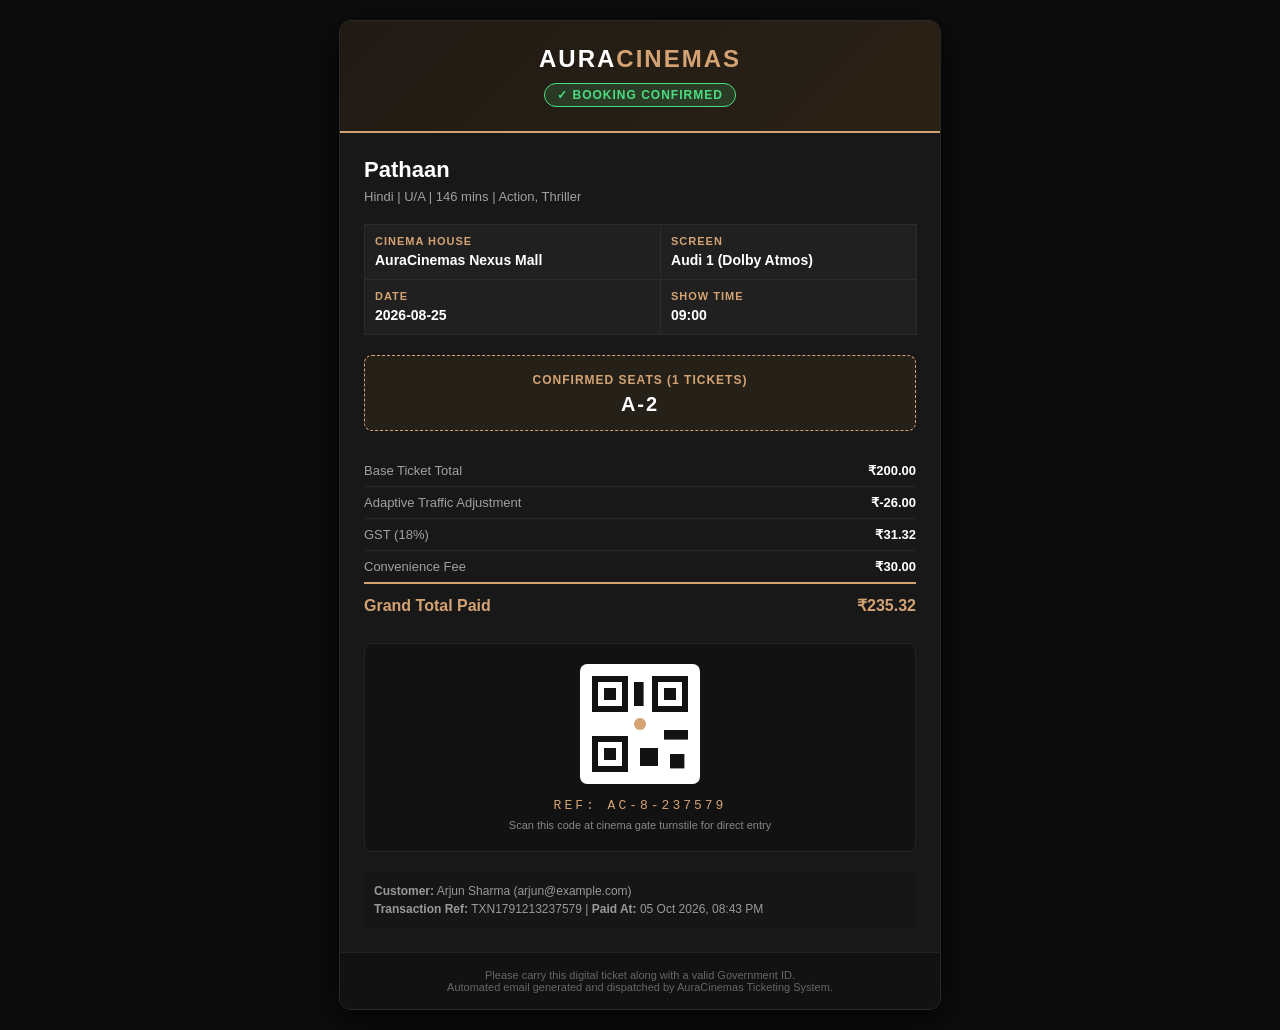
<file: auracinemas/sent_emails/booking_8_arjun_example_com.html>
<!DOCTYPE html>
<html>
<head>
<meta charset="utf-8">
<style>
  body { font-family: 'Helvetica Neue', Helvetica, Arial, sans-serif; background-color: #0c0c0c; color: #f0f0f0; margin: 0; padding: 20px; }
  .ticket-card { max-width: 600px; margin: 0 auto; background: #181818; border: 1px solid #2a2a2a; border-radius: 12px; overflow: hidden; box-shadow: 0 10px 30px rgba(0,0,0,0.7); }
  .ticket-header { background: linear-gradient(135deg, #1f1a14 0%, #2b2216 100%); padding: 24px; text-align: center; border-bottom: 2px solid #D4A373; }
  .brand-logo { font-size: 24px; font-weight: 800; letter-spacing: 2px; color: #ffffff; text-transform: uppercase; margin: 0; }
  .brand-logo span { color: #D4A373; }
  .badge-confirmed { display: inline-block; background: rgba(74, 222, 128, 0.15); border: 1px solid #4ade80; color: #4ade80; padding: 4px 12px; border-radius: 20px; font-size: 12px; font-weight: 600; text-transform: uppercase; letter-spacing: 1px; margin-top: 10px; }
  .ticket-body { padding: 24px; }
  .movie-title { font-size: 22px; font-weight: 700; color: #ffffff; margin: 0 0 6px 0; }
  .movie-meta { color: #a0a0a0; font-size: 13px; margin-bottom: 20px; }
  .grid-info { display: table; width: 100%; border-collapse: collapse; margin-bottom: 20px; }
  .grid-row { display: table-row; }
  .grid-cell { display: table-cell; padding: 10px; background: #202020; border: 1px solid #2c2c2c; }
  .grid-cell strong { display: block; font-size: 11px; text-transform: uppercase; color: #D4A373; letter-spacing: 1px; margin-bottom: 4px; }
  .grid-cell span { font-size: 14px; font-weight: 600; color: #ffffff; }
  .seats-highlight { background: #262118; border: 1px dashed #D4A373; padding: 14px; border-radius: 8px; text-align: center; margin-bottom: 24px; }
  .seats-highlight strong { color: #D4A373; font-size: 12px; text-transform: uppercase; letter-spacing: 1px; }
  .seats-highlight p { font-size: 20px; font-weight: 800; color: #ffffff; margin: 5px 0 0 0; letter-spacing: 2px; }
  .price-table { width: 100%; border-collapse: collapse; margin-bottom: 20px; font-size: 13px; }
  .price-table td { padding: 8px 0; border-bottom: 1px solid #282828; color: #a0a0a0; }
  .price-table td.val { text-align: right; color: #ffffff; font-weight: 600; }
  .price-table tr.total-row td { font-size: 16px; font-weight: 800; color: #D4A373; border-top: 2px solid #D4A373; border-bottom: none; padding-top: 12px; }
  .qr-box { text-align: center; padding: 20px; background: #121212; border-radius: 8px; border: 1px solid #252525; margin-bottom: 20px; }
  .qr-code-svg { display: inline-block; margin-bottom: 10px; }
  .barcode-text { font-family: monospace; font-size: 13px; color: #D4A373; letter-spacing: 3px; margin: 0; }
  .ticket-footer { background: #121212; padding: 16px 24px; font-size: 11px; color: #666; text-align: center; border-top: 1px solid #222; }
</style>
</head>
<body>
  <div class="ticket-card">
    <div class="ticket-header">
      <h1 class="brand-logo">Aura<span>Cinemas</span></h1>
      <div class="badge-confirmed">&#10003; Booking Confirmed</div>
    </div>
    <div class="ticket-body">
      <h2 class="movie-title">Pathaan</h2>
      <div class="movie-meta">Hindi | U/A | 146 mins | Action, Thriller</div>
      
      <div class="grid-info">
        <div class="grid-row">
          <div class="grid-cell">
            <strong>Cinema House</strong>
            <span>AuraCinemas Nexus Mall</span>
          </div>
          <div class="grid-cell">
            <strong>Screen</strong>
            <span>Audi 1 (Dolby Atmos)</span>
          </div>
        </div>
        <div class="grid-row">
          <div class="grid-cell">
            <strong>Date</strong>
            <span>2026-08-25</span>
          </div>
          <div class="grid-cell">
            <strong>Show Time</strong>
            <span>09:00</span>
          </div>
        </div>
      </div>

      <div class="seats-highlight">
        <strong>Confirmed Seats (1 Tickets)</strong>
        <p>A-2</p>
      </div>

      <table class="price-table">
        <tr><td>Base Ticket Total</td><td class="val">&#8377;200.00</td></tr>
        <tr><td>Adaptive Traffic Adjustment</td><td class="val">&#8377;-26.00</td></tr>
        <tr><td>GST (18%)</td><td class="val">&#8377;31.32</td></tr>
        <tr><td>Convenience Fee</td><td class="val">&#8377;30.00</td></tr>
        <tr class="total-row"><td>Grand Total Paid</td><td class="val">&#8377;235.32</td></tr>
      </table>

      <div class="qr-box">
        <!-- SVG QR code placeholder -->
        <svg class="qr-code-svg" width="120" height="120" viewBox="0 0 100 100">
          <rect width="100" height="100" fill="#ffffff" rx="6"/>
          <path d="M10,10 h30 v30 h-30 z M15,15 v20 h20 v-20 z M20,20 h10 v10 h-10 z" fill="#121212"/>
          <path d="M60,10 h30 v30 h-30 z M65,15 v20 h20 v-20 z M70,20 h10 v10 h-10 z" fill="#121212"/>
          <path d="M10,60 h30 v30 h-30 z M15,65 v20 h20 v-20 z M20,70 h10 v10 h-10 z" fill="#121212"/>
          <circle cx="50" cy="50" r="5" fill="#D4A373"/>
          <rect x="45" y="15" width="8" height="20" fill="#121212"/>
          <rect x="70" y="55" width="20" height="8" fill="#121212"/>
          <rect x="50" y="70" width="15" height="15" fill="#121212"/>
          <rect x="75" y="75" width="12" height="12" fill="#121212"/>
        </svg>
        <p class="barcode-text">REF: AC-8-237579</p>
        <div style="font-size: 11px; color: #888; margin-top: 6px;">Scan this code at cinema gate turnstile for direct entry</div>
      </div>

      <div style="font-size: 12px; color: #999; line-height: 1.5; padding: 10px; background: #161616; border-radius: 6px;">
        <strong>Customer:</strong> Arjun Sharma (arjun@example.com)<br>
        <strong>Transaction Ref:</strong> TXN1791213237579 | <strong>Paid At:</strong> 05 Oct 2026, 08:43 PM
      </div>
    </div>
    <div class="ticket-footer">
      Please carry this digital ticket along with a valid Government ID.<br>
      Automated email generated and dispatched by AuraCinemas Ticketing System.
    </div>
  </div>
</body>
</html>
</file>
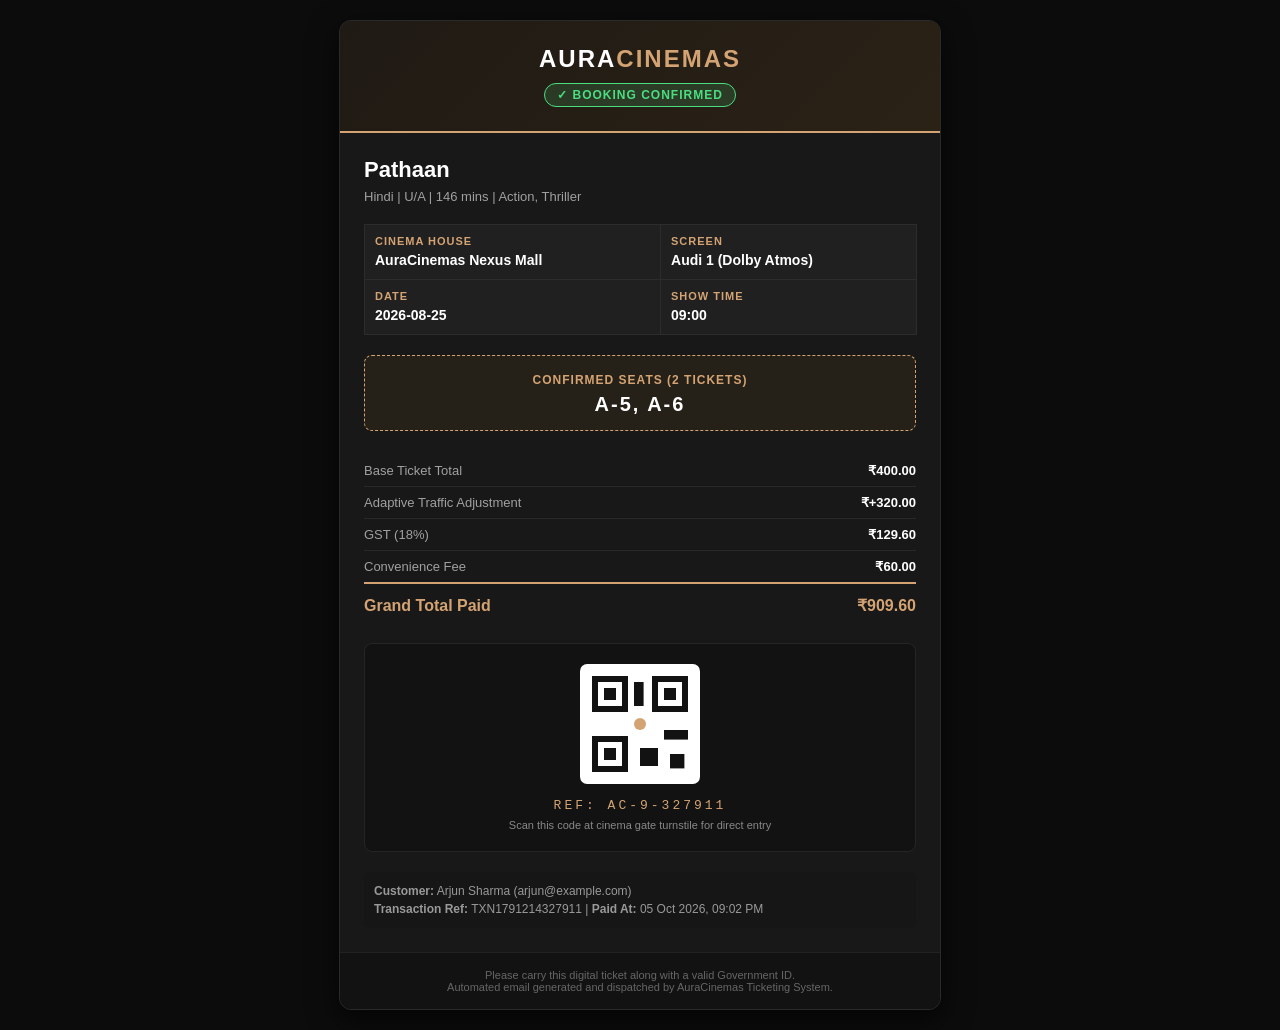
<file: auracinemas/sent_emails/booking_9_arjun_example_com.html>
<!DOCTYPE html>
<html>
<head>
<meta charset="utf-8">
<style>
  body { font-family: 'Helvetica Neue', Helvetica, Arial, sans-serif; background-color: #0c0c0c; color: #f0f0f0; margin: 0; padding: 20px; }
  .ticket-card { max-width: 600px; margin: 0 auto; background: #181818; border: 1px solid #2a2a2a; border-radius: 12px; overflow: hidden; box-shadow: 0 10px 30px rgba(0,0,0,0.7); }
  .ticket-header { background: linear-gradient(135deg, #1f1a14 0%, #2b2216 100%); padding: 24px; text-align: center; border-bottom: 2px solid #D4A373; }
  .brand-logo { font-size: 24px; font-weight: 800; letter-spacing: 2px; color: #ffffff; text-transform: uppercase; margin: 0; }
  .brand-logo span { color: #D4A373; }
  .badge-confirmed { display: inline-block; background: rgba(74, 222, 128, 0.15); border: 1px solid #4ade80; color: #4ade80; padding: 4px 12px; border-radius: 20px; font-size: 12px; font-weight: 600; text-transform: uppercase; letter-spacing: 1px; margin-top: 10px; }
  .ticket-body { padding: 24px; }
  .movie-title { font-size: 22px; font-weight: 700; color: #ffffff; margin: 0 0 6px 0; }
  .movie-meta { color: #a0a0a0; font-size: 13px; margin-bottom: 20px; }
  .grid-info { display: table; width: 100%; border-collapse: collapse; margin-bottom: 20px; }
  .grid-row { display: table-row; }
  .grid-cell { display: table-cell; padding: 10px; background: #202020; border: 1px solid #2c2c2c; }
  .grid-cell strong { display: block; font-size: 11px; text-transform: uppercase; color: #D4A373; letter-spacing: 1px; margin-bottom: 4px; }
  .grid-cell span { font-size: 14px; font-weight: 600; color: #ffffff; }
  .seats-highlight { background: #262118; border: 1px dashed #D4A373; padding: 14px; border-radius: 8px; text-align: center; margin-bottom: 24px; }
  .seats-highlight strong { color: #D4A373; font-size: 12px; text-transform: uppercase; letter-spacing: 1px; }
  .seats-highlight p { font-size: 20px; font-weight: 800; color: #ffffff; margin: 5px 0 0 0; letter-spacing: 2px; }
  .price-table { width: 100%; border-collapse: collapse; margin-bottom: 20px; font-size: 13px; }
  .price-table td { padding: 8px 0; border-bottom: 1px solid #282828; color: #a0a0a0; }
  .price-table td.val { text-align: right; color: #ffffff; font-weight: 600; }
  .price-table tr.total-row td { font-size: 16px; font-weight: 800; color: #D4A373; border-top: 2px solid #D4A373; border-bottom: none; padding-top: 12px; }
  .qr-box { text-align: center; padding: 20px; background: #121212; border-radius: 8px; border: 1px solid #252525; margin-bottom: 20px; }
  .qr-code-svg { display: inline-block; margin-bottom: 10px; }
  .barcode-text { font-family: monospace; font-size: 13px; color: #D4A373; letter-spacing: 3px; margin: 0; }
  .ticket-footer { background: #121212; padding: 16px 24px; font-size: 11px; color: #666; text-align: center; border-top: 1px solid #222; }
</style>
</head>
<body>
  <div class="ticket-card">
    <div class="ticket-header">
      <h1 class="brand-logo">Aura<span>Cinemas</span></h1>
      <div class="badge-confirmed">&#10003; Booking Confirmed</div>
    </div>
    <div class="ticket-body">
      <h2 class="movie-title">Pathaan</h2>
      <div class="movie-meta">Hindi | U/A | 146 mins | Action, Thriller</div>
      
      <div class="grid-info">
        <div class="grid-row">
          <div class="grid-cell">
            <strong>Cinema House</strong>
            <span>AuraCinemas Nexus Mall</span>
          </div>
          <div class="grid-cell">
            <strong>Screen</strong>
            <span>Audi 1 (Dolby Atmos)</span>
          </div>
        </div>
        <div class="grid-row">
          <div class="grid-cell">
            <strong>Date</strong>
            <span>2026-08-25</span>
          </div>
          <div class="grid-cell">
            <strong>Show Time</strong>
            <span>09:00</span>
          </div>
        </div>
      </div>

      <div class="seats-highlight">
        <strong>Confirmed Seats (2 Tickets)</strong>
        <p>A-5, A-6</p>
      </div>

      <table class="price-table">
        <tr><td>Base Ticket Total</td><td class="val">&#8377;400.00</td></tr>
        <tr><td>Adaptive Traffic Adjustment</td><td class="val">&#8377;+320.00</td></tr>
        <tr><td>GST (18%)</td><td class="val">&#8377;129.60</td></tr>
        <tr><td>Convenience Fee</td><td class="val">&#8377;60.00</td></tr>
        <tr class="total-row"><td>Grand Total Paid</td><td class="val">&#8377;909.60</td></tr>
      </table>

      <div class="qr-box">
        <!-- SVG QR code placeholder -->
        <svg class="qr-code-svg" width="120" height="120" viewBox="0 0 100 100">
          <rect width="100" height="100" fill="#ffffff" rx="6"/>
          <path d="M10,10 h30 v30 h-30 z M15,15 v20 h20 v-20 z M20,20 h10 v10 h-10 z" fill="#121212"/>
          <path d="M60,10 h30 v30 h-30 z M65,15 v20 h20 v-20 z M70,20 h10 v10 h-10 z" fill="#121212"/>
          <path d="M10,60 h30 v30 h-30 z M15,65 v20 h20 v-20 z M20,70 h10 v10 h-10 z" fill="#121212"/>
          <circle cx="50" cy="50" r="5" fill="#D4A373"/>
          <rect x="45" y="15" width="8" height="20" fill="#121212"/>
          <rect x="70" y="55" width="20" height="8" fill="#121212"/>
          <rect x="50" y="70" width="15" height="15" fill="#121212"/>
          <rect x="75" y="75" width="12" height="12" fill="#121212"/>
        </svg>
        <p class="barcode-text">REF: AC-9-327911</p>
        <div style="font-size: 11px; color: #888; margin-top: 6px;">Scan this code at cinema gate turnstile for direct entry</div>
      </div>

      <div style="font-size: 12px; color: #999; line-height: 1.5; padding: 10px; background: #161616; border-radius: 6px;">
        <strong>Customer:</strong> Arjun Sharma (arjun@example.com)<br>
        <strong>Transaction Ref:</strong> TXN1791214327911 | <strong>Paid At:</strong> 05 Oct 2026, 09:02 PM
      </div>
    </div>
    <div class="ticket-footer">
      Please carry this digital ticket along with a valid Government ID.<br>
      Automated email generated and dispatched by AuraCinemas Ticketing System.
    </div>
  </div>
</body>
</html>
</file>
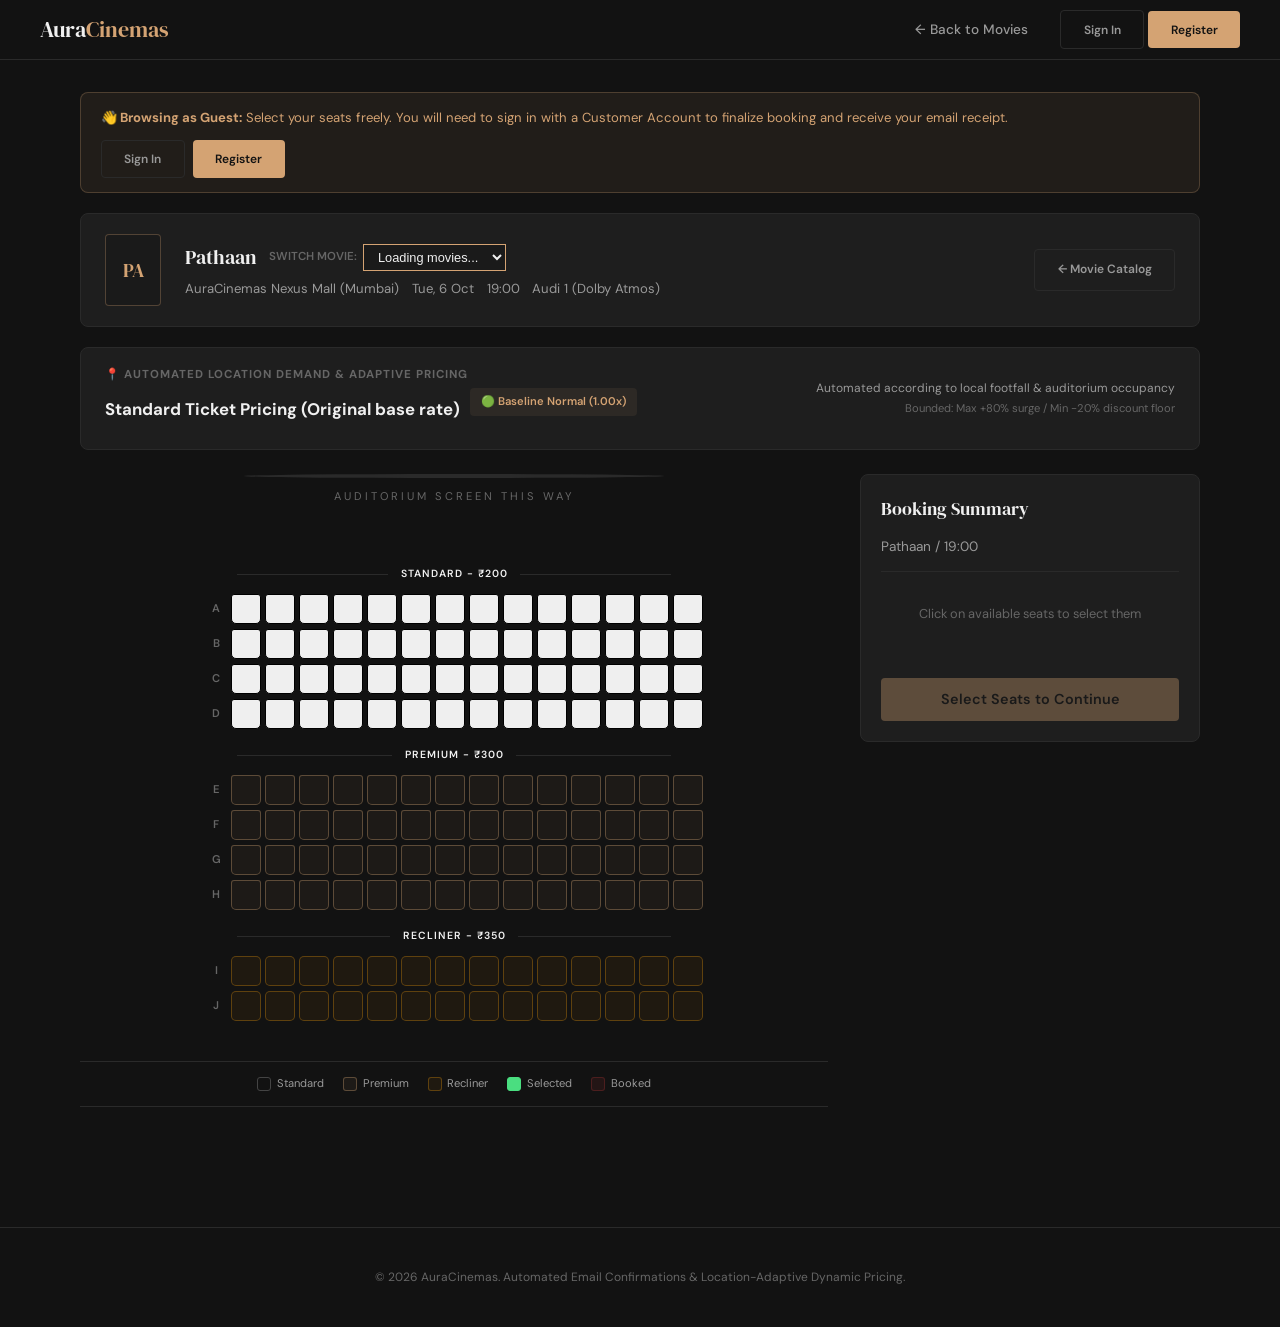
<file: auracinemas/frontend/public/booking.html>
<!DOCTYPE html>
<html lang="en">
<head>
    <meta charset="UTF-8">
    <meta name="viewport" content="width=device-width, initial-scale=1.0">
    <title>Select Seats &amp; Book - AuraCinemas</title>
    <meta name="description" content="Select your seats and book tickets on AuraCinemas with real-time automated location adaptive pricing and automated email confirmation.">
    <link rel="stylesheet" href="css/style.css">
    <style>
        .show-info {
            display: flex;
            align-items: center;
            gap: 1.5rem;
            flex-wrap: wrap;
            padding: 1.25rem 1.5rem;
            background: var(--bg-card);
            border: 1px solid var(--border);
            border-radius: var(--radius-md);
            margin-bottom: 1.25rem;
        }
        .show-info__poster {
            width: 56px;
            height: 72px;
            border-radius: var(--radius);
            background: var(--bg-secondary);
            display: flex;
            align-items: center;
            justify-content: center;
            font-family: 'DM Serif Display', serif;
            font-size: 1.2rem;
            color: var(--accent);
            border: 1px solid rgba(212, 163, 115, 0.3);
            flex-shrink: 0;
            overflow: hidden;
        }
        .show-info__poster img {
            width: 100%;
            height: 100%;
            object-fit: cover;
        }
        .show-info__details { flex: 1; }
        .show-info__title {
            font-family: 'DM Serif Display', serif;
            font-size: 1.25rem;
            font-weight: 400;
        }
        .show-info__meta {
            font-size: 0.82rem;
            color: var(--text-secondary);
            display: flex;
            gap: 0.8rem;
            flex-wrap: wrap;
            margin-top: 0.3rem;
        }

        .role-alert-banner {
            padding: 0.85rem 1.25rem;
            border-radius: var(--radius-md);
            margin-bottom: 1.25rem;
            display: flex;
            align-items: center;
            justify-content: space-between;
            flex-wrap: wrap;
            gap: 0.75rem;
            font-size: 0.82rem;
        }
        .role-alert-banner--guest {
            background: rgba(212, 163, 115, 0.08);
            border: 1px solid rgba(212, 163, 115, 0.25);
            color: var(--accent);
        }
        .role-alert-banner--admin {
            background: rgba(239, 68, 68, 0.1);
            border: 1px solid rgba(239, 68, 68, 0.35);
            color: #fca5a5;
        }
        .role-alert-banner--customer {
            background: rgba(74, 222, 128, 0.08);
            border: 1px solid rgba(74, 222, 128, 0.25);
            color: #86efac;
        }

        /* Read-Only Automated Adaptive Pricing Bar */
        .adaptive-pricing-bar {
            background: var(--bg-card);
            border: 1px solid var(--border);
            border-radius: var(--radius-md);
            padding: 1.1rem 1.5rem;
            margin-bottom: 1.5rem;
        }
        .adaptive-header {
            display: flex;
            justify-content: space-between;
            align-items: center;
            flex-wrap: wrap;
            gap: 0.8rem;
        }

        .lock-timer {
            text-align: center;
            padding: 0.4rem 0.9rem;
            border-radius: var(--radius);
            background: rgba(239, 68, 68, 0.08);
            border: 1px solid rgba(239, 68, 68, 0.2);
            font-size: 0.8rem;
            color: var(--color-red);
            font-weight: 600;
        }
        .lock-timer.hidden { display: none; }

        .category-divider {
            display: flex;
            align-items: center;
            gap: 0.8rem;
            margin: 0.8rem 0 0.4rem;
            padding: 0 2rem;
            width: 100%;
        }
        .category-divider__label {
            font-size: 0.65rem;
            font-weight: 600;
            text-transform: uppercase;
            letter-spacing: 1px;
            white-space: nowrap;
        }
        .category-divider__line {
            flex: 1;
            height: 1px;
            background: var(--border);
        }

        .modal-overlay {
            position: fixed;
            inset: 0;
            background: rgba(0, 0, 0, 0.8);
            z-index: 300;
            display: flex;
            align-items: center;
            justify-content: center;
            opacity: 0;
            pointer-events: none;
            transition: opacity 0.2s ease;
        }
        .modal-overlay.active {
            opacity: 1;
            pointer-events: all;
        }
        .modal {
            background: var(--bg-secondary);
            border: 1px solid var(--border);
            border-radius: var(--radius-md);
            padding: 1.75rem;
            max-width: 440px;
            width: 90%;
            position: relative;
        }
        .modal__title {
            font-family: 'DM Serif Display', serif;
            font-size: 1.25rem;
            font-weight: 400;
            margin-bottom: 0.75rem;
            text-align: center;
        }
        .modal__check {
            text-align: center;
            margin-bottom: 0.6rem;
        }
        .modal__check svg {
            width: 44px;
            height: 44px;
            color: var(--color-green);
        }
        .modal__actions {
            display: flex;
            gap: 0.6rem;
            margin-top: 1.25rem;
        }
    </style>
</head>
<body>

    <nav class="navbar">
        <a href="index.html" class="navbar__logo">Aura<span>Cinemas</span></a>
        <div class="navbar__nav">
            <a href="index.html" class="navbar__link">&larr; Back to Movies</a>
            <div class="lock-timer hidden" id="lockTimer">Lock expires: <span id="timerDisplay">08:00</span></div>
            <div id="navbarUserWidget"></div>
        </div>
    </nav>

    <div class="container">

        <!-- Role Alert / Enforcement Banner -->
        <div id="roleAlertBanner"></div>

        <!-- Movie & Show Details -->
        <div class="show-info" id="showInfo">
            <div class="show-info__poster" id="posterInitials" style="overflow:hidden; display:flex; align-items:center; justify-content:center;">--</div>
            <div class="show-info__details" style="flex:1;">
                <div style="display:flex; align-items:center; gap:0.75rem; flex-wrap:wrap; margin-bottom:0.25rem;">
                    <h1 class="show-info__title" id="movieTitle" style="margin:0;">Loading Movie...</h1>
                    <div style="display:flex; align-items:center; gap:0.4rem;">
                        <label for="movieQuickSelect" style="font-size:0.72rem; color:var(--text-muted); font-weight:600; text-transform:uppercase;">Switch Movie:</label>
                        <select id="movieQuickSelect" class="form-control" style="font-size:0.8rem; padding:0.25rem 0.6rem; border-color:var(--accent); background:var(--bg-secondary); color:var(--text-primary); cursor:pointer;" onchange="window.AuraBooking && window.AuraBooking.switchMovie(this.value)">
                            <option value="">Loading movies...</option>
                        </select>
                    </div>
                </div>
                <div class="show-info__meta" id="showMetaRow">
                    <span id="showTheater">--</span>
                    <span id="showDate">--</span>
                    <span id="showTime">--</span>
                    <span id="showScreen">--</span>
                </div>
                <!-- Dynamic Showtime Switcher for this selected movie -->
                <div id="showtimeSelectorWrapper" style="display:none; margin-top:0.75rem; align-items:center; gap:0.5rem; flex-wrap:wrap;">
                    <span style="font-size:0.75rem; color:var(--text-muted); font-weight:600;">Available Showtimes:</span>
                    <div id="showtimePills" style="display:flex; gap:0.4rem; flex-wrap:wrap;"></div>
                </div>
            </div>
            <div>
                <a href="index.html" class="btn btn--outline btn--sm" style="font-size:0.75rem;">&larr; Movie Catalog</a>
            </div>
        </div>

        <!-- Automated Location-Based Adaptive Pricing Info (Read-Only for Customers) -->
        <div class="adaptive-pricing-bar" id="adaptivePricingBar">
            <div class="adaptive-header">
                <div>
                    <div style="font-size:0.72rem; text-transform:uppercase; letter-spacing:1px; color:var(--text-muted); font-weight:700;">
                        📍 Automated Location Demand &amp; Adaptive Pricing
                    </div>
                    <div style="display:flex; align-items:center; gap:0.6rem; margin-top:0.25rem; flex-wrap:wrap;">
                        <span style="font-weight:700; font-size:1.05rem;" id="pricingStatusText">Calculating Dynamic Pricing...</span>
                        <span class="surge-badge surge-badge--normal" id="surgeBadge">1.00x Base</span>
                    </div>
                </div>
                <div style="font-size:0.75rem; color:var(--text-secondary); text-align:right;">
                    <div>Automated according to local footfall &amp; auditorium occupancy</div>
                    <div style="font-size:0.7rem; color:var(--text-muted); margin-top:2px;">Bounded: Max +80% surge / Min -20% discount floor</div>
                </div>
            </div>
        </div>

        <div class="booking-layout">

            <!-- Seat Grid Layout -->
            <div>
                <div class="screen-container">
                    <div class="screen"></div>
                    <div class="screen-label">Auditorium Screen This Way</div>
                </div>

                <div class="seat-grid-wrapper">
                    <div class="seat-grid" id="seatGrid"></div>
                </div>

                <div class="seat-legend" id="seatLegend">
                    <div class="seat-legend__item">
                        <div class="seat-legend__swatch" style="background: transparent; border-color: #444;"></div>
                        Standard
                    </div>
                    <div class="seat-legend__item">
                        <div class="seat-legend__swatch" style="background: rgba(212,163,115,0.06); border-color: rgba(212,163,115,0.35);"></div>
                        Premium
                    </div>
                    <div class="seat-legend__item">
                        <div class="seat-legend__swatch" style="background: rgba(245,158,11,0.06); border-color: rgba(245,158,11,0.3);"></div>
                        Recliner
                    </div>
                    <div class="seat-legend__item">
                        <div class="seat-legend__swatch" style="background: var(--color-green); border-color: var(--color-green);"></div>
                        Selected
                    </div>
                    <div class="seat-legend__item">
                        <div class="seat-legend__swatch" style="background: rgba(239,68,68,0.08); border-color: rgba(239,68,68,0.2);"></div>
                        Booked
                    </div>
                </div>
            </div>

            <!-- Booking Summary & Dynamic Checkout Panel -->
            <div class="pricing-panel" id="pricingPanel">
                <div class="pricing-panel__title">Booking Summary</div>
                <div class="pricing-panel__movie" id="panelMovieName">Select seats to begin</div>

                <div class="pricing-panel__seats" id="panelSeats">
                    <p style="color: var(--text-muted); font-size: 0.8rem; text-align: center; padding: 1.25rem 0;">
                        Click on available seats to select them
                    </p>
                </div>

                <div id="pricingBreakdown" style="display: none;">
                    <div class="pricing-divider"></div>
                    <div class="pricing-row">
                        <span>Base Total</span>
                        <span id="priceBase">&#8377;0</span>
                    </div>
                    <div class="pricing-row">
                        <span>Location Traffic Adjustment</span>
                        <span class="pricing-row__val--surge" id="priceSurge">&#8377;0</span>
                    </div>
                    <div class="pricing-row">
                        <span>GST (18%)</span>
                        <span id="priceTax">&#8377;0</span>
                    </div>
                    <div class="pricing-row">
                        <span>Convenience Fee</span>
                        <span id="priceConvenience">&#8377;0</span>
                    </div>
                    <div class="pricing-divider"></div>
                    <div class="pricing-row pricing-row--total">
                        <span>Grand Total Payable</span>
                        <span id="priceTotal">&#8377;0</span>
                    </div>

                    <div style="background:var(--bg-secondary); border-radius:6px; padding:0.75rem; margin-top:1rem; border:1px solid var(--border); font-size:0.75rem; color:var(--text-secondary);">
                        <strong style="color:var(--text-primary);">✉️ Automated Ticket Delivery:</strong><br>
                        Digital ticket receipt will be sent automatically to: <strong id="registeredEmailNotice" style="color:var(--accent);">--</strong>
                    </div>
                </div>

                <button class="btn btn--primary btn--block btn--lg" id="btnConfirm"
                        disabled style="margin-top: 1.25rem;">
                    Select Seats to Continue
                </button>
            </div>
        </div>
    </div>

    <!-- Booking Confirmation Modal -->
    <div class="modal-overlay" id="confirmModal">
        <div class="modal">
            <div class="modal__check">
                <svg viewBox="0 0 24 24" fill="none" stroke="currentColor" stroke-width="2" stroke-linecap="round" stroke-linejoin="round"><path d="M22 11.08V12a10 10 0 1 1-5.93-9.14"/><polyline points="22 4 12 14.01 9 11.01"/></svg>
            </div>
            <h2 class="modal__title">Booking Confirmed!</h2>
            <div id="modalContent"></div>
            <div class="modal__actions">
                <a href="index.html" class="btn btn--outline" style="flex:1;">Browse More</a>
                <button class="btn btn--primary" style="flex:1;" onclick="document.getElementById('confirmModal').classList.remove('active')">Done</button>
            </div>
        </div>
    </div>

    <div class="toast-container" id="toastContainer"></div>

    <footer class="footer">
        <p>&copy; 2026 AuraCinemas. Automated Email Confirmations &amp; Location-Adaptive Dynamic Pricing.</p>
    </footer>

    <!-- Scripts -->
    <script src="js/auth.js"></script>
    <script src="js/seat-selection.js"></script>
</body>
</html>
</file>
<file: auracinemas/frontend/public/css/style.css>
/* ============================================================================
   AuraCinemas Design System
   Palette: Soft Black #121212, Mid Gray #888, Warm Ochre #D4A373
   Typography: DM Serif Display (headings) + DM Sans (body)
   ============================================================================ */
@import url('https://fonts.googleapis.com/css2?family=DM+Sans:wght@300;400;500;600;700&family=DM+Serif+Display&display=swap');

:root {
    --bg-primary:    #121212;
    --bg-secondary:  #1a1a1a;
    --bg-card:       #1e1e1e;
    --bg-elevated:   #252525;

    --accent:        #D4A373;
    --accent-hover:  #c4925f;

    --color-green:   #4ade80;
    --color-amber:   #f59e0b;
    --color-red:     #ef4444;

    --text-primary:  #f0f0f0;
    --text-secondary:#999999;
    --text-muted:    #666666;

    --border:        #2a2a2a;

    --radius:        4px;
    --radius-md:     8px;

    --transition:    0.15s ease;
}

*, *::before, *::after { box-sizing: border-box; margin: 0; padding: 0; }

body {
    font-family: 'DM Sans', sans-serif;
    background: var(--bg-primary);
    color: var(--text-primary);
    min-height: 100vh;
    line-height: 1.6;
    -webkit-font-smoothing: antialiased;
}

/* --- Navbar --- */
.navbar {
    position: sticky;
    top: 0;
    z-index: 100;
    display: flex;
    align-items: center;
    justify-content: space-between;
    padding: 0 2.5rem;
    height: 60px;
    background: var(--bg-primary);
    border-bottom: 1px solid var(--border);
}

.navbar__logo {
    font-family: 'DM Serif Display', serif;
    font-size: 1.4rem;
    color: var(--text-primary);
    text-decoration: none;
}

.navbar__logo span {
    color: var(--accent);
}

.navbar__nav {
    display: flex;
    gap: 2rem;
    align-items: center;
}

.navbar__link {
    color: var(--text-secondary);
    text-decoration: none;
    font-size: 0.85rem;
    font-weight: 500;
    transition: color var(--transition);
}

.navbar__link:hover {
    color: var(--text-primary);
}

/* --- Container --- */
.container {
    max-width: 1200px;
    margin: 0 auto;
    padding: 2rem 2.5rem;
}

/* --- Hero --- */
.hero {
    text-align: center;
    padding: 5rem 1rem 3rem;
}

.hero__title {
    font-family: 'DM Serif Display', serif;
    font-size: clamp(2rem, 4vw, 3rem);
    font-weight: 400;
    line-height: 1.2;
    margin-bottom: 1.2rem;
    color: var(--text-primary);
}

.hero__sub {
    font-size: 0.95rem;
    color: var(--text-secondary);
    max-width: 480px;
    margin: 0 auto 2.5rem;
    line-height: 1.7;
    font-weight: 400;
}

/* --- Section Headers --- */
.section-header {
    display: flex;
    align-items: center;
    gap: 1rem;
    margin-bottom: 1.5rem;
}

.section-header__title {
    font-family: 'DM Serif Display', serif;
    font-size: 1.3rem;
    font-weight: 400;
}

.section-header__line {
    flex: 1;
    height: 1px;
    background: var(--border);
}

/* --- City Selector --- */
.city-pills {
    display: flex;
    gap: 0.5rem;
    flex-wrap: wrap;
    justify-content: center;
    margin-bottom: 2rem;
}

.city-pill {
    padding: 0.4rem 1rem;
    border-radius: var(--radius);
    border: 1px solid var(--border);
    background: transparent;
    color: var(--text-secondary);
    font-size: 0.8rem;
    font-weight: 500;
    cursor: pointer;
    transition: var(--transition);
}

.city-pill:hover,
.city-pill.active {
    border-color: var(--accent);
    color: var(--accent);
}

/* --- Movie Grid --- */
.movie-grid {
    display: grid;
    grid-template-columns: repeat(auto-fill, minmax(220px, 1fr));
    gap: 1.25rem;
}

.movie-card {
    background: var(--bg-card);
    border: 1px solid var(--border);
    border-radius: var(--radius-md);
    overflow: hidden;
    cursor: pointer;
    transition: border-color var(--transition);
}

.movie-card:hover {
    border-color: #444;
}

.movie-card__poster {
    width: 100%;
    aspect-ratio: 2/3;
    background: var(--bg-secondary);
    display: flex;
    align-items: center;
    justify-content: center;
    position: relative;
    overflow: hidden;
}

.movie-card__poster img {
    width: 100%;
    height: 100%;
    object-fit: cover;
}

.movie-card__rating {
    position: absolute;
    top: 0.6rem;
    right: 0.6rem;
    background: rgba(0, 0, 0, 0.8);
    padding: 0.2rem 0.5rem;
    border-radius: var(--radius);
    font-size: 0.75rem;
    font-weight: 700;
    color: var(--color-amber);
}

.movie-card__cert {
    position: absolute;
    top: 0.6rem;
    left: 0.6rem;
    background: rgba(0, 0, 0, 0.7);
    padding: 0.15rem 0.5rem;
    border-radius: var(--radius);
    font-size: 0.65rem;
    font-weight: 600;
    color: var(--text-secondary);
}

.movie-card__body {
    padding: 0.9rem 1rem 1rem;
}

.movie-card__title {
    font-family: 'DM Serif Display', serif;
    font-size: 1rem;
    font-weight: 400;
    margin-bottom: 0.35rem;
    white-space: nowrap;
    overflow: hidden;
    text-overflow: ellipsis;
}

.movie-card__meta {
    display: flex;
    gap: 0.5rem;
    flex-wrap: wrap;
    margin-bottom: 0.4rem;
}

.movie-card__tag {
    font-size: 0.65rem;
    padding: 0.15rem 0.5rem;
    border-radius: var(--radius);
    background: var(--bg-elevated);
    color: var(--text-secondary);
    font-weight: 500;
}

.movie-card__info {
    font-size: 0.75rem;
    color: var(--text-muted);
}

/* --- Buttons --- */
.btn {
    display: inline-flex;
    align-items: center;
    justify-content: center;
    gap: 0.5rem;
    padding: 0.65rem 1.4rem;
    border: none;
    border-radius: var(--radius);
    font-family: 'DM Sans', sans-serif;
    font-size: 0.85rem;
    font-weight: 600;
    cursor: pointer;
    transition: background var(--transition);
    text-decoration: none;
}

.btn--primary {
    background: var(--accent);
    color: #121212;
}

.btn--primary:hover {
    background: var(--accent-hover);
}

.btn--outline {
    background: transparent;
    border: 1px solid var(--border);
    color: var(--text-secondary);
}

.btn--outline:hover {
    border-color: var(--accent);
    color: var(--accent);
}

.btn--lg {
    padding: 0.8rem 2rem;
    font-size: 0.9rem;
}

.btn--block {
    width: 100%;
}

.btn:disabled {
    opacity: 0.35;
    cursor: not-allowed;
}

/* === BOOKING PAGE === */

.screen-container {
    text-align: center;
    margin-bottom: 2rem;
}

.screen {
    width: 60%;
    max-width: 420px;
    height: 4px;
    margin: 0 auto 0.6rem;
    background: var(--border);
    border-radius: 50%;
}

.screen-label {
    font-size: 0.7rem;
    color: var(--text-muted);
    text-transform: uppercase;
    letter-spacing: 3px;
}

/* --- Seat Grid --- */
.seat-grid-wrapper {
    display: flex;
    justify-content: center;
    overflow-x: auto;
    padding: 1rem 0;
}

.seat-grid {
    display: flex;
    flex-direction: column;
    gap: 5px;
    align-items: center;
}

.seat-row {
    display: flex;
    align-items: center;
    gap: 4px;
}

.seat-row__label {
    width: 22px;
    font-size: 0.7rem;
    font-weight: 600;
    color: var(--text-muted);
    text-align: center;
}

.seat {
    width: 30px;
    height: 30px;
    border-radius: 3px 3px 5px 5px;
    border: 1px solid;
    cursor: pointer;
    transition: var(--transition);
    display: flex;
    align-items: center;
    justify-content: center;
    font-size: 0.55rem;
    font-weight: 600;
}

.seat:hover:not(.seat--booked):not(.seat--blocked) {
    transform: scale(1.1);
    z-index: 5;
}

.seat--standard {
    background: transparent;
    border-color: #444;
    color: var(--text-muted);
}

.seat--premium {
    background: rgba(212, 163, 115, 0.06);
    border-color: rgba(212, 163, 115, 0.35);
    color: var(--accent);
}

.seat--recliner {
    background: rgba(245, 158, 11, 0.06);
    border-color: rgba(245, 158, 11, 0.3);
    color: var(--color-amber);
    border-radius: 5px;
}

.seat--vip {
    background: rgba(234, 179, 8, 0.06);
    border-color: rgba(234, 179, 8, 0.3);
    color: var(--color-amber);
}

.seat--balcony {
    background: transparent;
    border-color: #444;
    color: var(--text-muted);
}

.seat--selected {
    background: var(--color-green) !important;
    border-color: var(--color-green) !important;
    color: #000 !important;
}

.seat--booked {
    background: rgba(239, 68, 68, 0.08);
    border-color: rgba(239, 68, 68, 0.2);
    color: var(--color-red);
    cursor: not-allowed;
    opacity: 0.45;
}

.seat--blocked {
    background: transparent;
    border-color: #333;
    cursor: not-allowed;
    opacity: 0.25;
}

/* --- Seat Legend --- */
.seat-legend {
    display: flex;
    gap: 1.2rem;
    justify-content: center;
    flex-wrap: wrap;
    margin: 1.5rem 0;
    padding: 0.8rem 1rem;
    border-top: 1px solid var(--border);
    border-bottom: 1px solid var(--border);
}

.seat-legend__item {
    display: flex;
    align-items: center;
    gap: 0.35rem;
    font-size: 0.7rem;
    color: var(--text-secondary);
}

.seat-legend__swatch {
    width: 14px;
    height: 14px;
    border-radius: 3px;
    border: 1px solid;
}

/* --- Pricing Panel --- */
.booking-layout {
    display: grid;
    grid-template-columns: 1fr 340px;
    gap: 2rem;
    align-items: start;
}

@media (max-width: 900px) {
    .booking-layout { grid-template-columns: 1fr; }
}

.pricing-panel {
    position: sticky;
    top: 4.5rem;
    background: var(--bg-card);
    border: 1px solid var(--border);
    border-radius: var(--radius-md);
    padding: 1.25rem;
}

.pricing-panel__title {
    font-family: 'DM Serif Display', serif;
    font-size: 1.1rem;
    font-weight: 400;
    margin-bottom: 0.8rem;
}

.pricing-panel__movie {
    font-size: 0.85rem;
    color: var(--text-secondary);
    margin-bottom: 0.8rem;
    padding-bottom: 0.8rem;
    border-bottom: 1px solid var(--border);
}

.pricing-panel__seats {
    display: flex;
    flex-direction: column;
    gap: 0.4rem;
    margin-bottom: 0.8rem;
    max-height: 180px;
    overflow-y: auto;
}

.pricing-seat {
    display: flex;
    justify-content: space-between;
    align-items: center;
    padding: 0.4rem 0.6rem;
    background: var(--bg-elevated);
    border-radius: var(--radius);
    font-size: 0.8rem;
}

.pricing-seat__label { font-weight: 600; }
.pricing-seat__price { color: var(--color-green); font-weight: 700; }

.pricing-divider {
    height: 1px;
    background: var(--border);
    margin: 0.6rem 0;
}

.pricing-row {
    display: flex;
    justify-content: space-between;
    font-size: 0.8rem;
    padding: 0.25rem 0;
    color: var(--text-secondary);
}

.pricing-row--total {
    font-size: 1rem;
    font-weight: 700;
    color: var(--text-primary);
    padding-top: 0.5rem;
}

.pricing-row__val--surge {
    color: var(--color-amber);
}

/* --- Surge Badge --- */
.surge-badge {
    display: inline-block;
    padding: 0.3rem 0.7rem;
    border-radius: var(--radius);
    font-size: 0.7rem;
    font-weight: 600;
    margin-bottom: 1rem;
}

.surge-badge--low {
    background: rgba(74, 222, 128, 0.08);
    color: var(--color-green);
    border: 1px solid rgba(74, 222, 128, 0.2);
}

.surge-badge--medium {
    background: rgba(245, 158, 11, 0.08);
    color: var(--color-amber);
    border: 1px solid rgba(245, 158, 11, 0.2);
}

.surge-badge--high {
    background: rgba(239, 68, 68, 0.08);
    color: var(--color-red);
    border: 1px solid rgba(239, 68, 68, 0.2);
}

/* --- Skeleton --- */
.skeleton {
    background: linear-gradient(90deg, var(--bg-secondary) 25%, #252525 50%, var(--bg-secondary) 75%);
    background-size: 200% 100%;
    animation: shimmer 1.5s infinite;
    border-radius: var(--radius);
}

@keyframes shimmer {
    0%   { background-position: 200% 0; }
    100% { background-position: -200% 0; }
}

/* --- Toast --- */
.toast-container {
    position: fixed;
    top: 4.5rem;
    right: 1.5rem;
    z-index: 200;
    display: flex;
    flex-direction: column;
    gap: 0.5rem;
}

.toast {
    padding: 0.7rem 1rem;
    border-radius: var(--radius);
    background: var(--bg-card);
    border: 1px solid var(--border);
    font-size: 0.8rem;
    min-width: 260px;
    animation: toastIn 0.2s ease-out;
}

.toast--success { border-left: 3px solid var(--color-green); }
.toast--error   { border-left: 3px solid var(--color-red); }
.toast--info    { border-left: 3px solid var(--accent); }

@keyframes toastIn {
    from { transform: translateX(100%); opacity: 0; }
    to   { transform: translateX(0); opacity: 1; }
}

/* --- Footer --- */
.footer {
    text-align: center;
    padding: 2.5rem 2rem;
    color: var(--text-muted);
    font-size: 0.75rem;
    border-top: 1px solid var(--border);
    margin-top: 4rem;
}

/* --- Responsive --- */
@media (max-width: 640px) {
    .navbar { padding: 0 1rem; }
    .container { padding: 1.5rem 1rem; }
    .movie-grid { grid-template-columns: repeat(auto-fill, minmax(150px, 1fr)); gap: 0.8rem; }
    .seat { width: 24px; height: 24px; font-size: 0.5rem; }
}

/* ============================================================================
   AuraCinemas - Auth, Role Separation & Automated Email Modals
   ============================================================================ */
.navbar-user-widget {
    display: flex;
    align-items: center;
    gap: 0.6rem;
}

.user-pill {
    display: flex;
    align-items: center;
    gap: 0.4rem;
    padding: 0.3rem 0.75rem;
    border-radius: 20px;
    background: var(--bg-card);
    border: 1px solid var(--border);
    font-size: 0.75rem;
    font-weight: 500;
}
.user-pill--admin {
    border-color: rgba(212, 163, 115, 0.4);
    background: rgba(212, 163, 115, 0.08);
}
.user-badge-role {
    font-size: 0.7rem;
    color: var(--accent);
    font-weight: 700;
}
.user-name {
    color: var(--text-primary);
}

/* Modals & Overlays (Universal) */
.modal-overlay {
    position: fixed;
    inset: 0;
    background: rgba(0, 0, 0, 0.82);
    backdrop-filter: blur(6px);
    -webkit-backdrop-filter: blur(6px);
    z-index: 9999;
    display: flex;
    align-items: center;
    justify-content: center;
    opacity: 0;
    pointer-events: none;
    transition: opacity 0.2s ease;
    padding: 1rem;
}
.modal-overlay.active {
    opacity: 1;
    pointer-events: all;
}
.modal {
    background: var(--bg-secondary);
    border: 1px solid var(--border);
    border-radius: var(--radius-md);
    padding: 1.75rem;
    max-width: 440px;
    width: 95%;
    position: relative;
    max-height: 90vh;
    overflow-y: auto;
    box-shadow: 0 20px 40px rgba(0, 0, 0, 0.7);
    animation: modalPopIn 0.2s ease-out;
}
@keyframes modalPopIn {
    from {
        opacity: 0;
        transform: scale(0.95) translateY(10px);
    }
    to {
        opacity: 1;
        transform: scale(1) translateY(0);
    }
}
.modal__title {
    font-family: 'DM Serif Display', serif;
    font-size: 1.25rem;
    font-weight: 400;
    margin-bottom: 0.75rem;
    text-align: center;
}
.modal__check {
    text-align: center;
    margin-bottom: 0.6rem;
}
.modal__check svg {
    width: 44px;
    height: 44px;
    stroke: var(--color-green);
}
.modal__actions {
    display: flex;
    gap: 0.75rem;
    margin-top: 1.25rem;
}

.modal-close-btn {
    position: absolute;
    top: 1rem;
    right: 1.25rem;
    background: transparent;
    border: none;
    color: var(--text-muted);
    font-size: 1.4rem;
    line-height: 1;
    cursor: pointer;
    transition: color var(--transition);
}
.modal-close-btn:hover {
    color: var(--text-primary);
}

/* Auth Modal */
.auth-modal-box {
    max-width: 420px;
}
.auth-tabs {
    display: flex;
    border-bottom: 1px solid var(--border);
    margin-bottom: 1.25rem;
}
.auth-tab-btn {
    flex: 1;
    background: transparent;
    border: none;
    border-bottom: 2px solid transparent;
    color: var(--text-muted);
    font-family: 'DM Sans', sans-serif;
    font-size: 0.8rem;
    font-weight: 600;
    padding: 0.6rem 0.5rem;
    cursor: pointer;
    transition: var(--transition);
}
.auth-tab-btn.active {
    color: var(--accent);
    border-bottom-color: var(--accent);
}
.auth-tab-pane {
    display: none;
}
.auth-tab-pane.active {
    display: block;
    animation: fadeIn 0.2s ease;
}
.auth-error-msg {
    color: var(--color-red);
    font-size: 0.75rem;
    margin-top: 0.6rem;
    background: rgba(239, 68, 68, 0.1);
    padding: 0.5rem;
    border-radius: var(--radius);
    border: 1px solid rgba(239, 68, 68, 0.2);
}

/* Bookings Modal */
.bookings-modal-box {
    max-width: 580px;
    max-height: 85vh;
    display: flex;
    flex-direction: column;
}
.bookings-scroll-area {
    overflow-y: auto;
    max-height: 60vh;
    display: flex;
    flex-direction: column;
    gap: 1rem;
    padding-right: 0.25rem;
}
.booking-history-card {
    background: var(--bg-card);
    border: 1px solid var(--border);
    border-radius: var(--radius-md);
    padding: 1.1rem;
    transition: border-color var(--transition);
}
.booking-history-card:hover {
    border-color: rgba(212, 163, 115, 0.35);
}
.bh-header {
    display: flex;
    justify-content: space-between;
    align-items: flex-start;
    margin-bottom: 0.75rem;
}
.bh-badge {
    padding: 0.2rem 0.5rem;
    border-radius: 4px;
    font-size: 0.65rem;
    font-weight: 700;
    letter-spacing: 0.5px;
}
.bh-badge--confirmed {
    background: rgba(74, 222, 128, 0.15);
    color: var(--color-green);
    border: 1px solid rgba(74, 222, 128, 0.3);
}
.bh-grid {
    display: grid;
    grid-template-columns: 1fr 1fr;
    gap: 0.4rem;
    font-size: 0.78rem;
    color: var(--text-secondary);
    background: var(--bg-secondary);
    padding: 0.6rem 0.8rem;
    border-radius: var(--radius);
    margin-bottom: 0.75rem;
}
.bh-footer {
    display: flex;
    justify-content: space-between;
    align-items: center;
    flex-wrap: wrap;
    gap: 0.5rem;
    padding-top: 0.5rem;
    border-top: 1px solid var(--border);
}

/* Email Receipt Modal */
.email-modal-box {
    max-width: 650px;
    width: 95%;
}

/* Adaptive Pricing Badges */
.surge-badge--normal {
    background: rgba(212, 163, 115, 0.08);
    border-color: rgba(212, 163, 115, 0.25);
    color: var(--accent);
}
.surge-badge--low {
    background: rgba(74, 222, 128, 0.08);
    border-color: rgba(74, 222, 128, 0.25);
    color: var(--color-green);
}
.surge-badge--medium {
    background: rgba(245, 158, 11, 0.1);
    border-color: rgba(245, 158, 11, 0.3);
    color: var(--color-amber);
}
.surge-badge--high {
    background: rgba(239, 68, 68, 0.12);
    border-color: rgba(239, 68, 68, 0.35);
    color: var(--color-red);
}

.pricing-panel__seat-item {
    display: flex;
    justify-content: space-between;
    padding: 0.35rem 0;
    font-size: 0.82rem;
    border-bottom: 1px dashed #2a2a2a;
}
</file>
